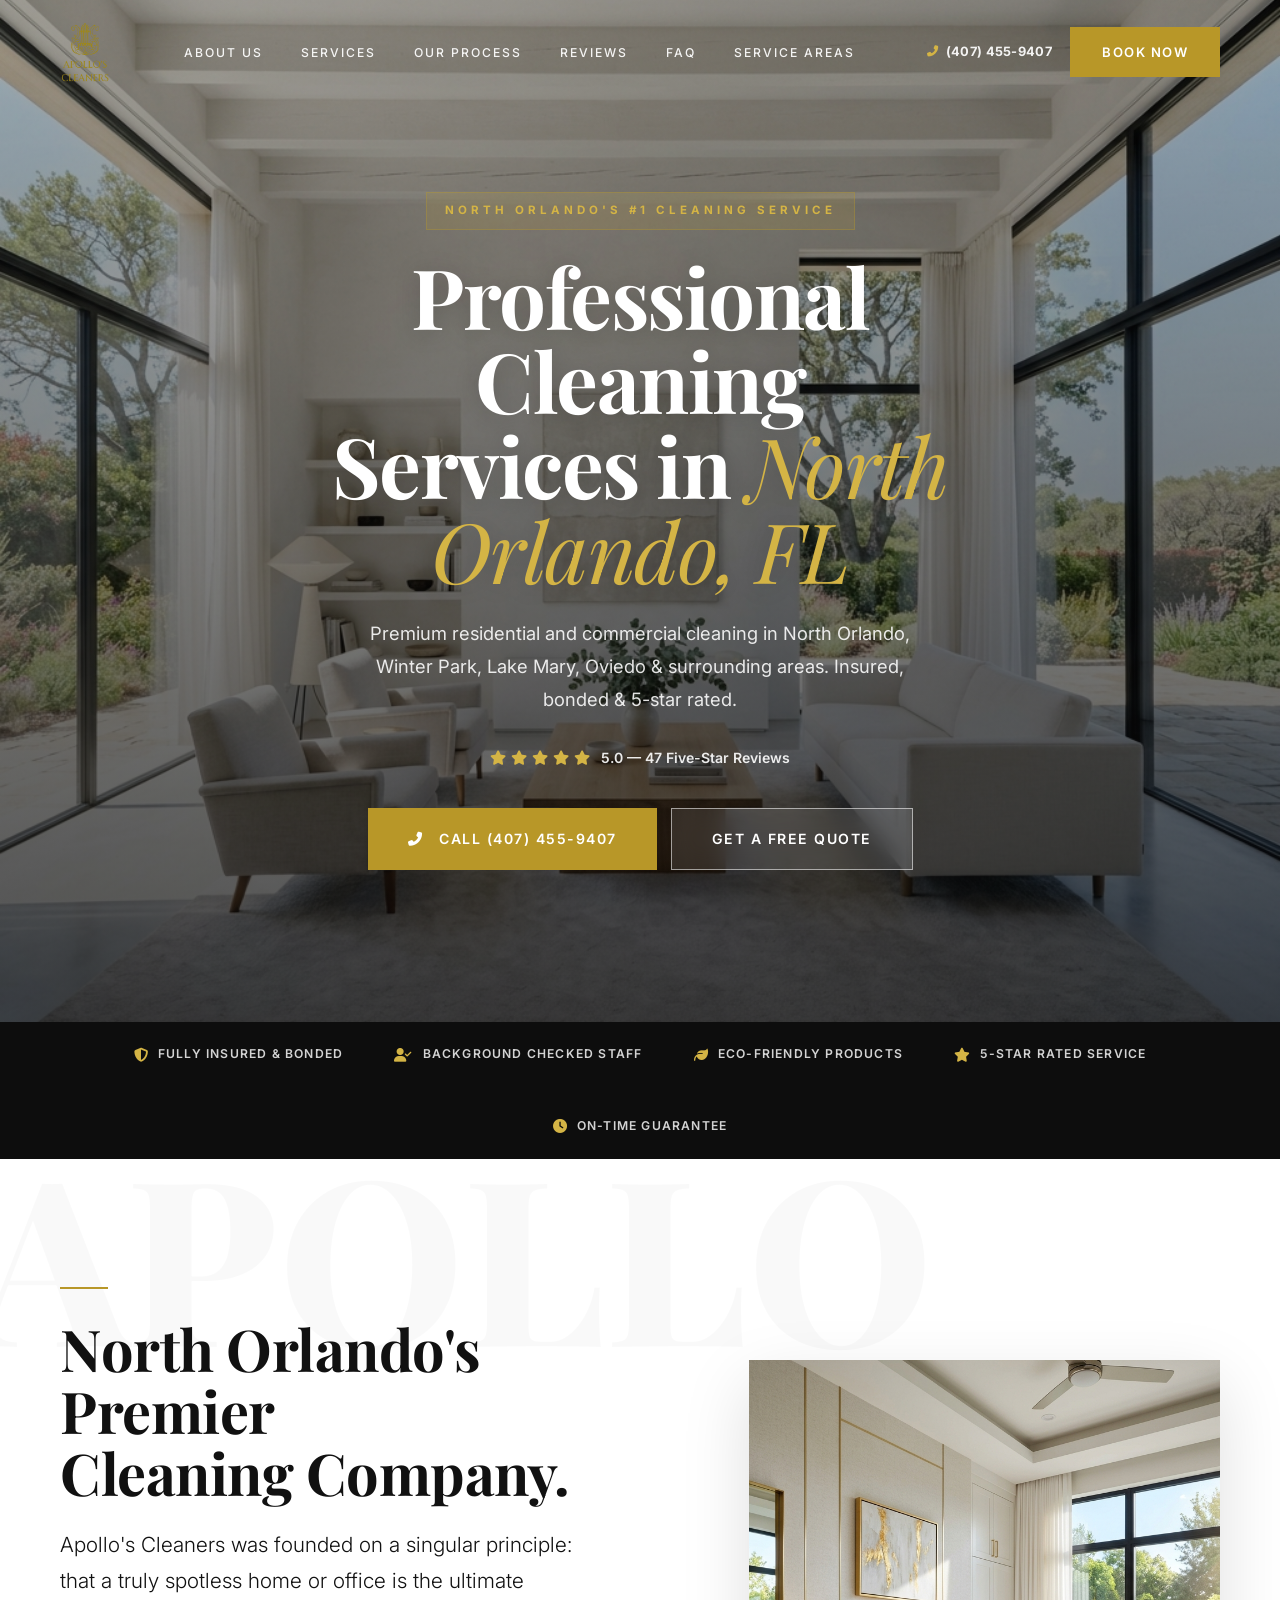
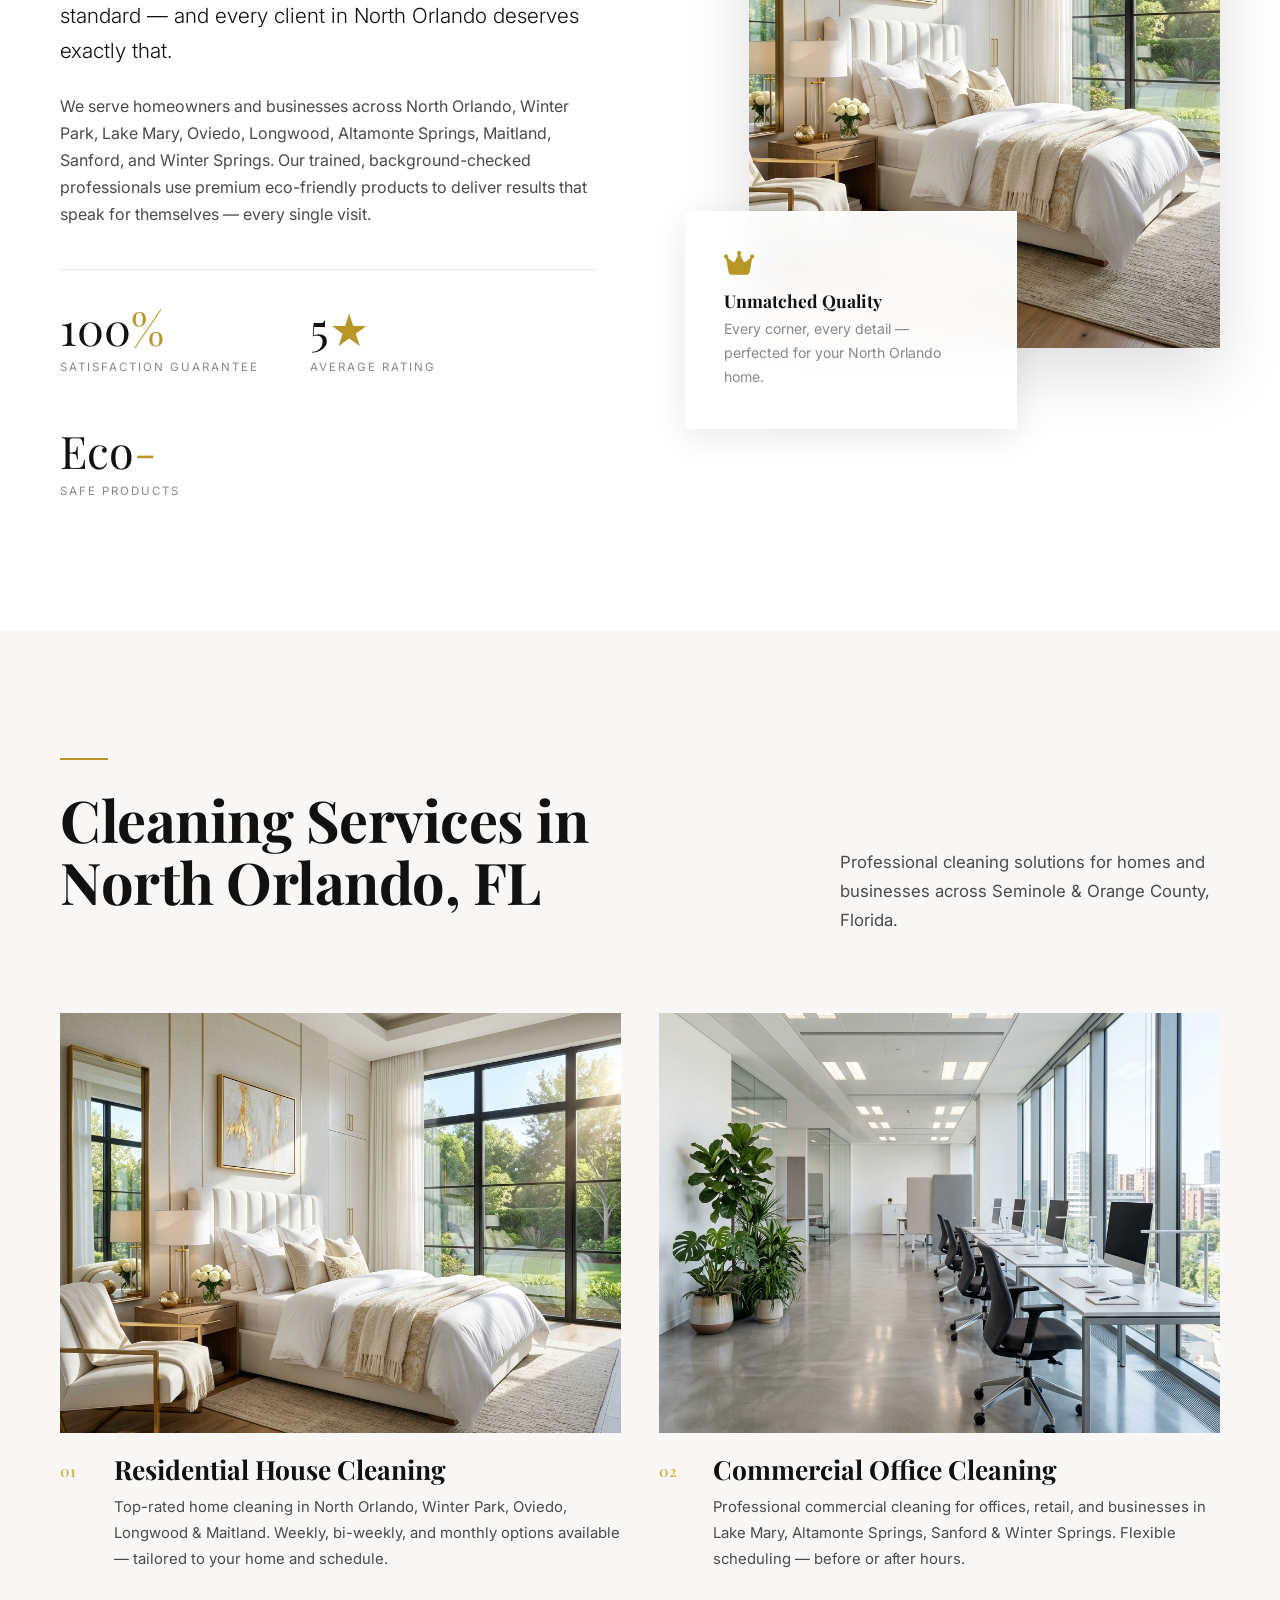
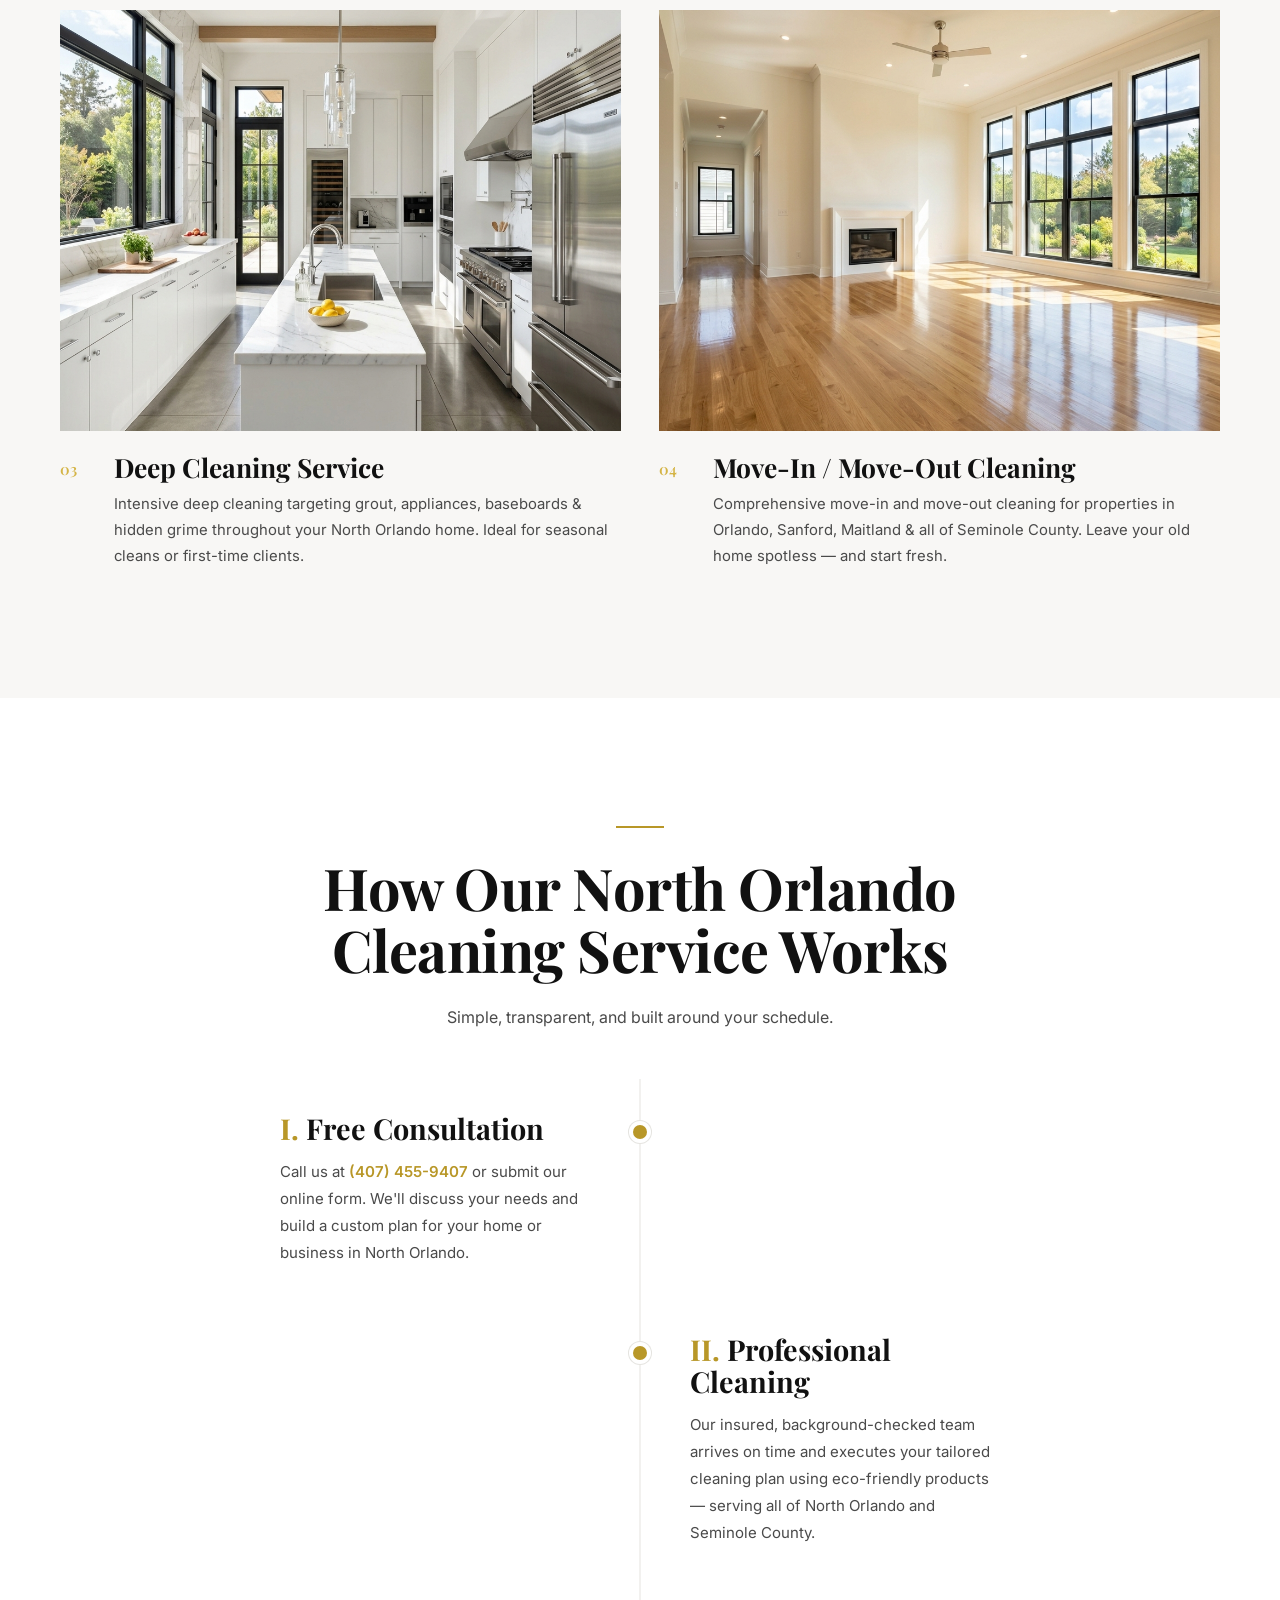
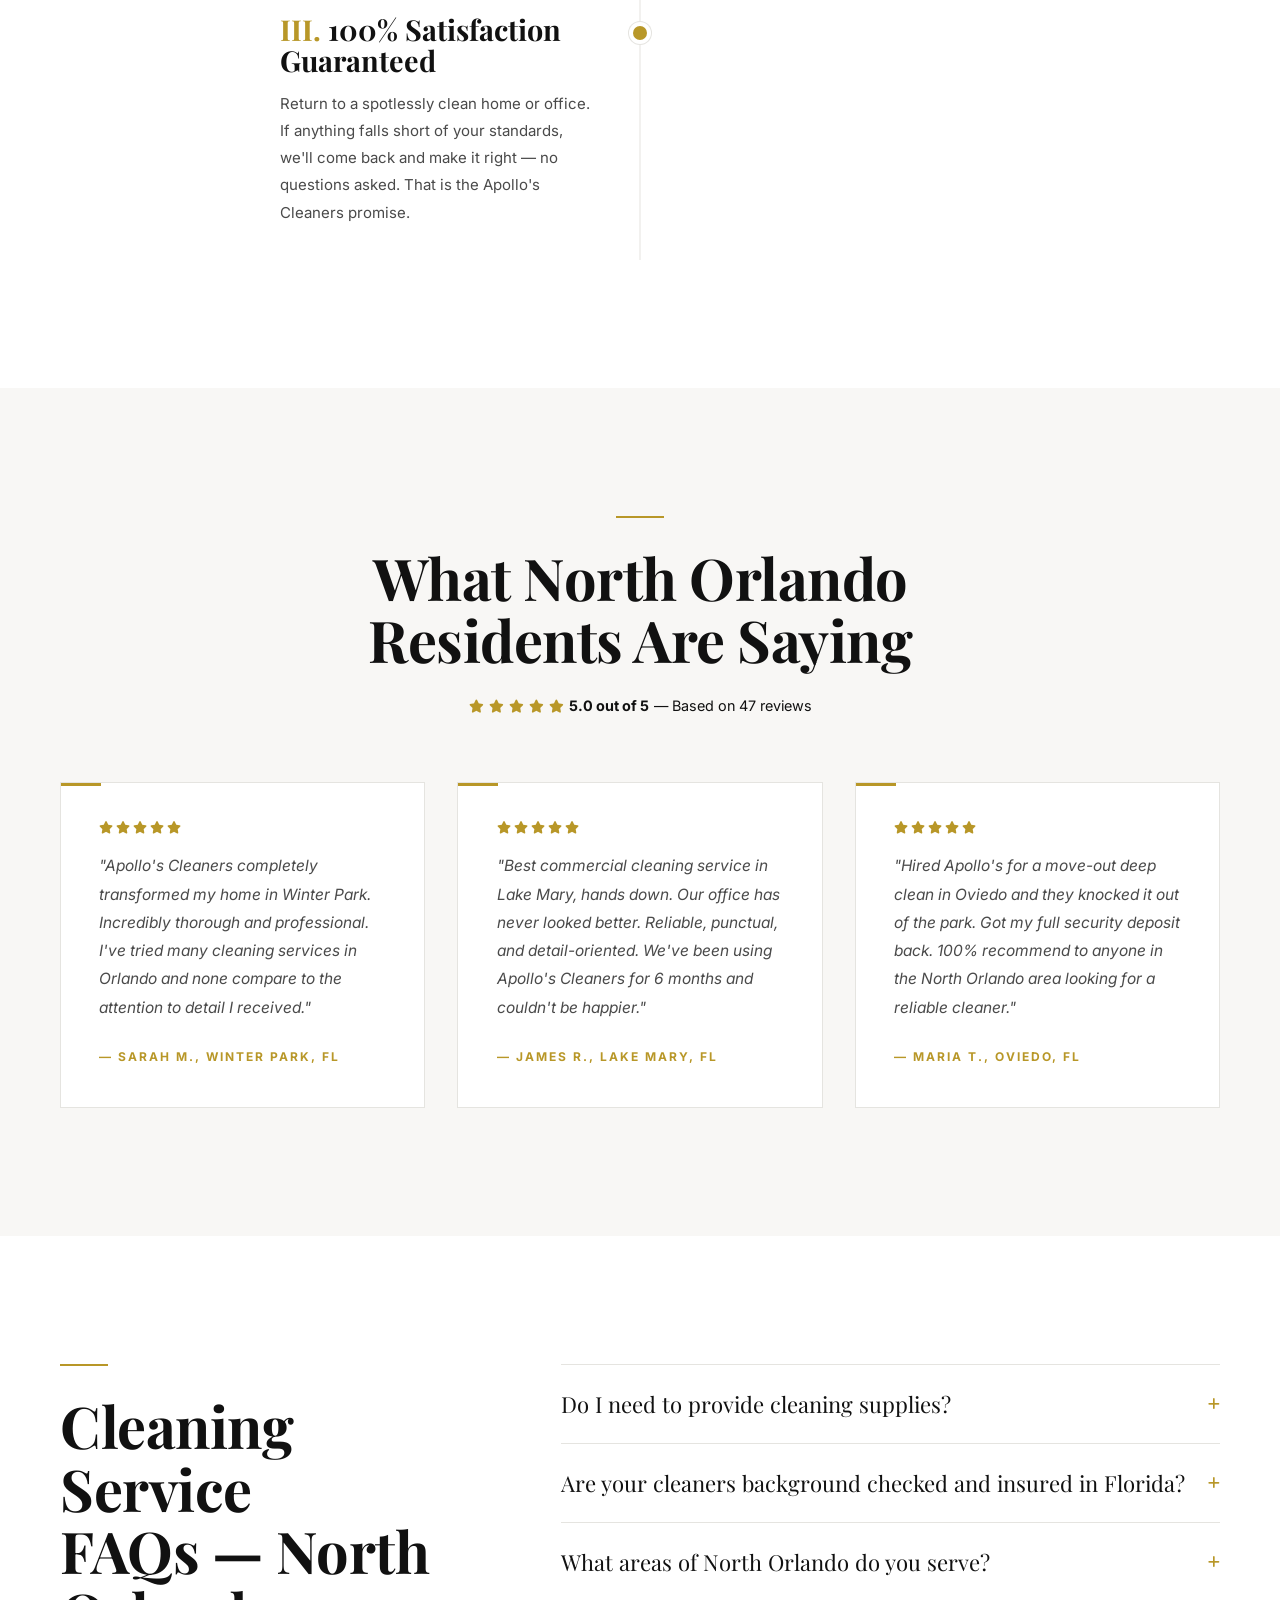
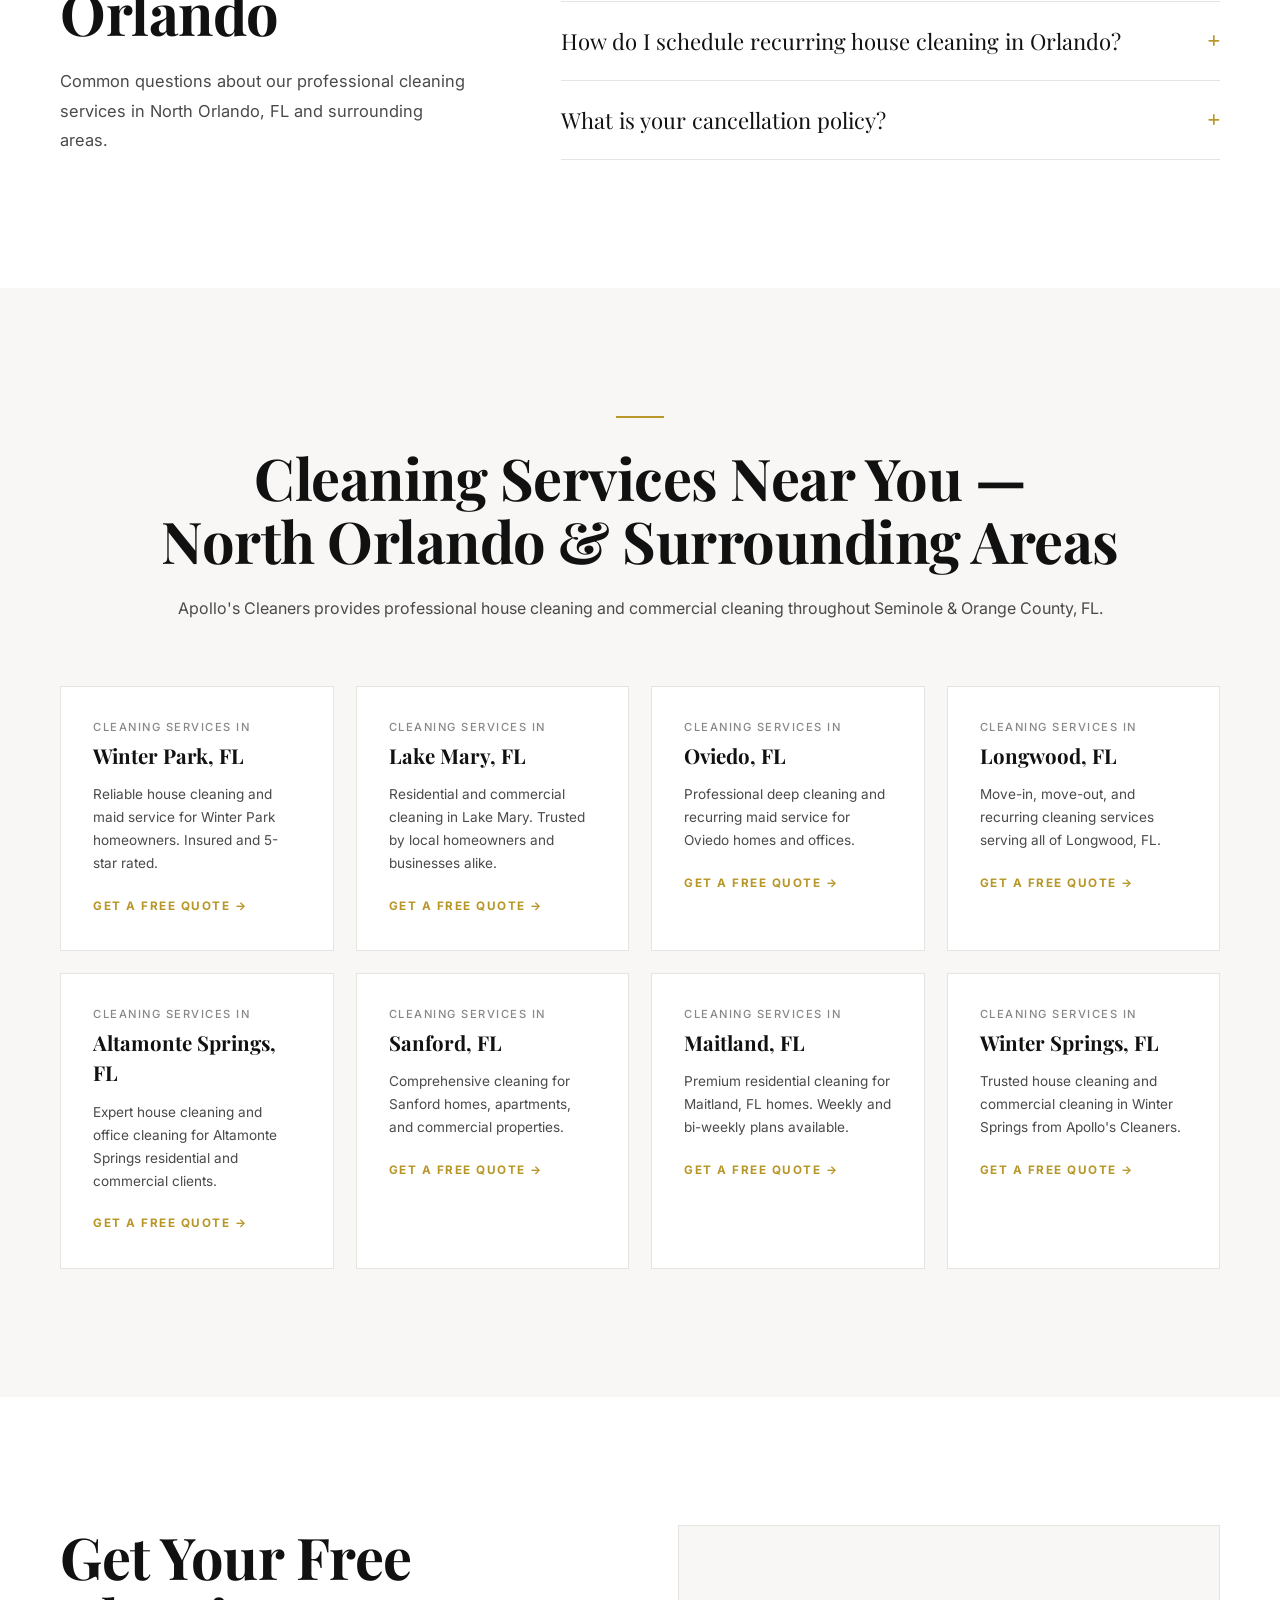
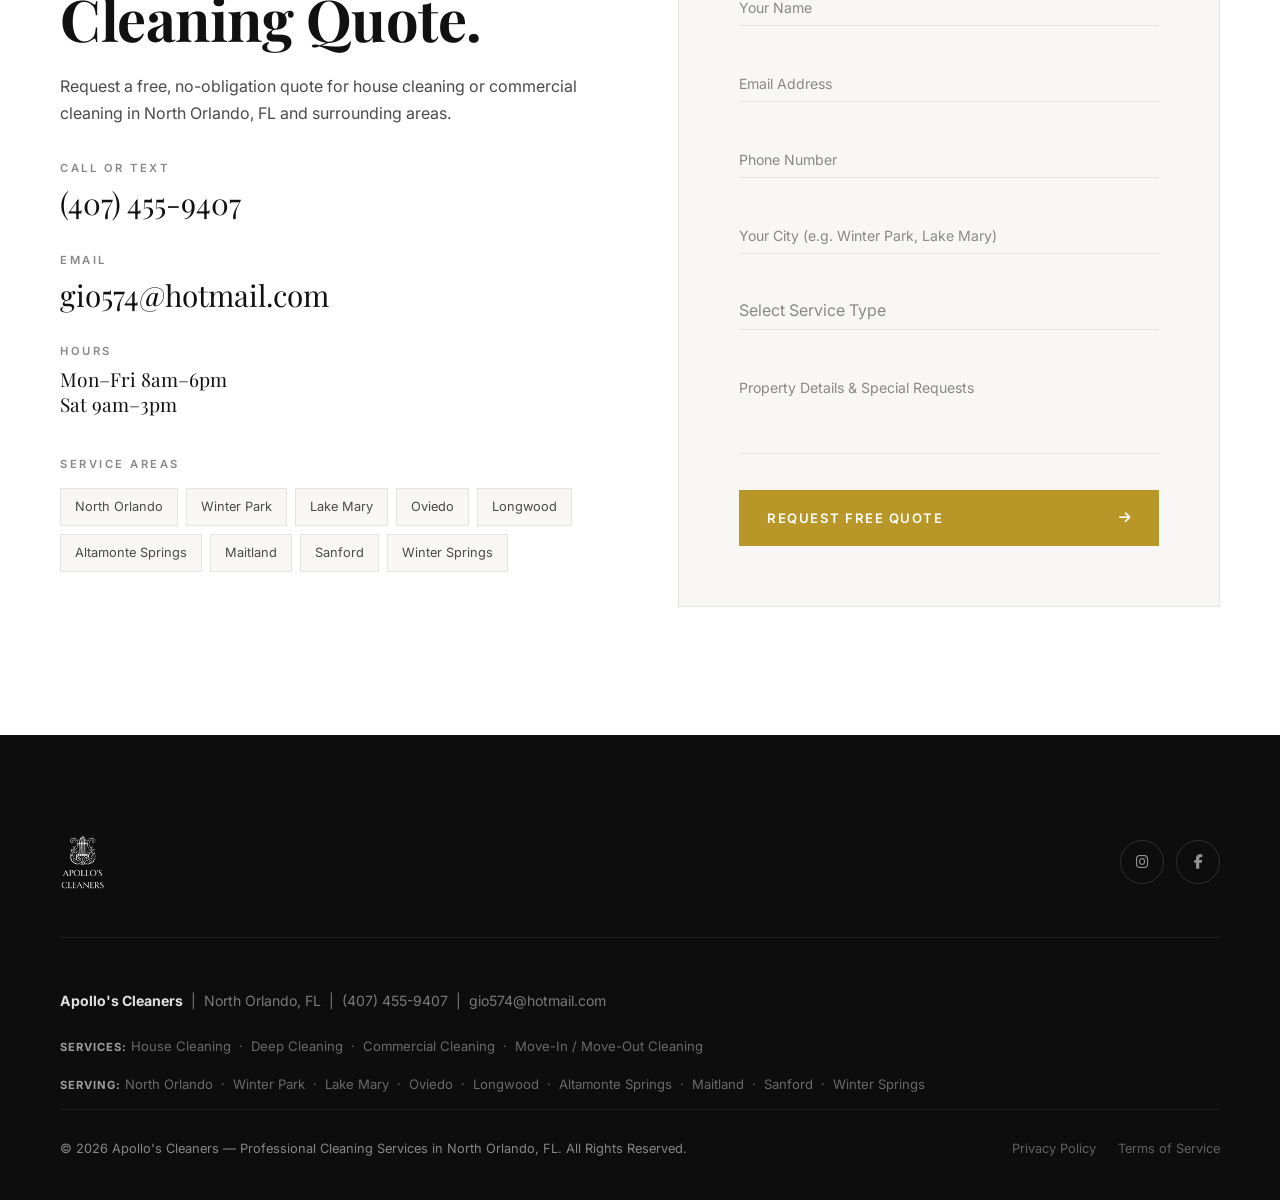
<file: index.html>
<!DOCTYPE html>
<html lang="en">
<head>
    <meta charset="UTF-8">
    <meta name="viewport" content="width=device-width, initial-scale=1.0">

    <!-- =============================================
         PRIMARY SEO META TAGS
         ============================================= -->
    <title>Cleaning Services in North Orlando FL | Apollo's Cleaners | (407) 455-9407</title>
    <meta name="description" content="Apollo's Cleaners — top-rated house cleaning, deep cleaning & commercial cleaning in North Orlando, Winter Park, Lake Mary & Oviedo, FL. Insured & bonded. Free quote: (407) 455-9407.">
    <meta name="robots" content="index, follow, max-snippet:-1, max-image-preview:large, max-video-preview:-1">
    <meta name="author" content="Apollo's Cleaners">
    <link rel="canonical" href="https://apolloscleaners.com/">

    <!-- Favicon — all browsers & devices -->
    <link rel="icon"             type="image/png" href="IMG_1345 - Giovanni Longo.png">
    <link rel="shortcut icon"    type="image/png" href="IMG_1345 - Giovanni Longo.png">
    <link rel="apple-touch-icon"                  href="IMG_1345 - Giovanni Longo.png">
    <meta name="msapplication-TileImage"         content="IMG_1345 - Giovanni Longo.png">
    <meta name="theme-color"                     content="#b89728">

    <!-- Geo Tags -->
    <meta name="geo.region" content="US-FL">
    <meta name="geo.placename" content="North Orlando, Florida">
    <meta name="geo.position" content="28.6024;-81.3369">
    <meta name="ICBM" content="28.6024, -81.3369">

    <!-- Open Graph -->
    <meta property="og:type" content="website">
    <meta property="og:url" content="https://apolloscleaners.com/">
    <meta property="og:title" content="Apollo's Cleaners | #1 Cleaning Services in North Orlando, FL">
    <meta property="og:description" content="Premium residential & commercial cleaning in North Orlando, Winter Park, Lake Mary, Oviedo & surrounding areas. Insured, bonded & 5-star rated.">
    <meta property="og:image" content="https://apolloscleaners.com/images/cleaning-services-north-orlando-hero.png">
    <meta property="og:image:width" content="1200">
    <meta property="og:image:height" content="630">
    <meta property="og:image:alt" content="Apollo's Cleaners — Professional Cleaning Services in North Orlando FL">
    <meta property="og:locale" content="en_US">
    <meta property="og:site_name" content="Apollo's Cleaners">

    <!-- Twitter Card -->
    <meta name="twitter:card" content="summary_large_image">
    <meta name="twitter:title" content="Apollo's Cleaners | Cleaning Services North Orlando FL">
    <meta name="twitter:description" content="Top-rated house & commercial cleaning in North Orlando, Winter Park, Lake Mary & Oviedo. Call (407) 455-9407 for a free quote!">
    <meta name="twitter:image" content="https://apolloscleaners.com/images/cleaning-services-north-orlando-hero.png">

    <!-- =============================================
         LOCAL BUSINESS SCHEMA (CleaningService)
         ============================================= -->
    <script type="application/ld+json">
    {
      "@context": "https://schema.org",
      "@type": ["CleaningService", "LocalBusiness"],
      "@id": "https://apolloscleaners.com/#business",
      "name": "Apollo's Cleaners",
      "alternateName": "Apollos Cleaners Orlando",
      "description": "Apollo's Cleaners provides premium residential and commercial cleaning services throughout North Orlando, Winter Park, Lake Mary, Oviedo, Longwood, Altamonte Springs, Maitland, Sanford, and Winter Springs, FL.",
      "url": "https://apolloscleaners.com",
      "telephone": "+1-407-455-9407",
      "email": "gio574@hotmail.com",
      "image": "https://apolloscleaners.com/images/cleaning-services-north-orlando-hero.png",
      "logo": "https://apolloscleaners.com/IMG_1345 - Giovanni Longo.png",
      "priceRange": "$$",
      "currenciesAccepted": "USD",
      "paymentAccepted": "Cash, Credit Card, Debit Card, Zelle, Venmo",
      "openingHoursSpecification": [
        {
          "@type": "OpeningHoursSpecification",
          "dayOfWeek": ["Monday","Tuesday","Wednesday","Thursday","Friday"],
          "opens": "08:00",
          "closes": "18:00"
        },
        {
          "@type": "OpeningHoursSpecification",
          "dayOfWeek": "Saturday",
          "opens": "09:00",
          "closes": "15:00"
        }
      ],
      "geo": {
        "@type": "GeoCoordinates",
        "latitude": 28.6024,
        "longitude": -81.3369
      },
      "address": {
        "@type": "PostalAddress",
        "addressLocality": "Orlando",
        "addressRegion": "FL",
        "postalCode": "32810",
        "addressCountry": "US"
      },
      "areaServed": [
        {"@type": "City", "name": "Orlando",            "sameAs": "https://en.wikipedia.org/wiki/Orlando,_Florida"},
        {"@type": "City", "name": "Winter Park",        "sameAs": "https://en.wikipedia.org/wiki/Winter_Park,_Florida"},
        {"@type": "City", "name": "Lake Mary",          "sameAs": "https://en.wikipedia.org/wiki/Lake_Mary,_Florida"},
        {"@type": "City", "name": "Oviedo",             "sameAs": "https://en.wikipedia.org/wiki/Oviedo,_Florida"},
        {"@type": "City", "name": "Longwood",           "sameAs": "https://en.wikipedia.org/wiki/Longwood,_Florida"},
        {"@type": "City", "name": "Altamonte Springs",  "sameAs": "https://en.wikipedia.org/wiki/Altamonte_Springs,_Florida"},
        {"@type": "City", "name": "Maitland",           "sameAs": "https://en.wikipedia.org/wiki/Maitland,_Florida"},
        {"@type": "City", "name": "Sanford",            "sameAs": "https://en.wikipedia.org/wiki/Sanford,_Florida"},
        {"@type": "City", "name": "Winter Springs",     "sameAs": "https://en.wikipedia.org/wiki/Winter_Springs,_Florida"}
      ],
      "aggregateRating": {
        "@type": "AggregateRating",
        "ratingValue": "5.0",
        "reviewCount": "47",
        "bestRating": "5",
        "worstRating": "1"
      },
      "review": [
        {
          "@type": "Review",
          "reviewRating": {"@type": "Rating", "ratingValue": "5"},
          "author": {"@type": "Person", "name": "Sarah M."},
          "reviewBody": "Apollo's Cleaners transformed my home in Winter Park. Incredibly thorough and professional — I've tried many cleaning services in Orlando and none compare."
        },
        {
          "@type": "Review",
          "reviewRating": {"@type": "Rating", "ratingValue": "5"},
          "author": {"@type": "Person", "name": "James R."},
          "reviewBody": "Best commercial cleaning service in Lake Mary. Our office has never looked better. Reliable, punctual, and detail-oriented. Highly recommend."
        },
        {
          "@type": "Review",
          "reviewRating": {"@type": "Rating", "ratingValue": "5"},
          "author": {"@type": "Person", "name": "Maria T."},
          "reviewBody": "Hired Apollo's for a move-out deep clean in Oviedo and they knocked it out of the park. Got my full deposit back. 100% recommend to anyone in North Orlando."
        }
      ],
      "sameAs": [
        "https://www.instagram.com/apolloscleaners",
        "https://www.facebook.com/apolloscleaners"
      ],
      "hasOfferCatalog": {
        "@type": "OfferCatalog",
        "name": "Professional Cleaning Services in North Orlando FL",
        "itemListElement": [
          {
            "@type": "Offer",
            "itemOffered": {
              "@type": "Service",
              "name": "Residential House Cleaning",
              "description": "Complete home cleaning for properties in North Orlando, Winter Park, Oviedo, Longwood, and Maitland, FL."
            }
          },
          {
            "@type": "Offer",
            "itemOffered": {
              "@type": "Service",
              "name": "Commercial Office Cleaning",
              "description": "Professional commercial cleaning for offices and businesses in Lake Mary, Altamonte Springs, and Sanford, FL."
            }
          },
          {
            "@type": "Offer",
            "itemOffered": {
              "@type": "Service",
              "name": "Deep Cleaning Service",
              "description": "Intensive deep cleaning for homes throughout Seminole County and North Orange County, FL."
            }
          },
          {
            "@type": "Offer",
            "itemOffered": {
              "@type": "Service",
              "name": "Move-In / Move-Out Cleaning",
              "description": "Move-in and move-out cleaning for properties in Sanford, Maitland, and all of North Orlando, FL."
            }
          }
        ]
      }
    }
    </script>

    <!-- =============================================
         FAQ SCHEMA (triggers rich results on Google)
         ============================================= -->
    <script type="application/ld+json">
    {
      "@context": "https://schema.org",
      "@type": "FAQPage",
      "mainEntity": [
        {
          "@type": "Question",
          "name": "Do I need to provide cleaning supplies for Apollo's Cleaners?",
          "acceptedAnswer": {
            "@type": "Answer",
            "text": "No. Apollo's Cleaners arrives fully equipped with premium, eco-friendly cleaning products and professional-grade equipment. We serve all of North Orlando, Winter Park, Lake Mary, Oviedo, and surrounding areas. Specific product preferences can be accommodated on request."
          }
        },
        {
          "@type": "Question",
          "name": "Are your cleaning professionals background checked and insured in Florida?",
          "acceptedAnswer": {
            "@type": "Answer",
            "text": "Yes. Every team member undergoes a rigorous background check, receives extensive professional training, and is fully insured and bonded in the state of Florida — giving you complete peace of mind in your home or business."
          }
        },
        {
          "@type": "Question",
          "name": "What areas of North Orlando does Apollo's Cleaners serve?",
          "acceptedAnswer": {
            "@type": "Answer",
            "text": "Apollo's Cleaners serves North Orlando, Winter Park, Lake Mary, Oviedo, Longwood, Altamonte Springs, Maitland, Sanford, Winter Springs, and surrounding communities in Seminole and Orange County, Florida."
          }
        },
        {
          "@type": "Question",
          "name": "How do I schedule recurring house cleaning in Orlando?",
          "acceptedAnswer": {
            "@type": "Answer",
            "text": "After your initial consultation, you can set up weekly, bi-weekly, or monthly recurring cleaning. Call us at (407) 455-9407 or fill out our online form to get started with your personalized cleaning schedule."
          }
        },
        {
          "@type": "Question",
          "name": "What is your cancellation policy?",
          "acceptedAnswer": {
            "@type": "Answer",
            "text": "We kindly request 48-hour notice for cancellations or rescheduling so we can adjust our team routing across our North Orlando and Seminole County service areas."
          }
        }
      ]
    }
    </script>

    <link rel="sitemap" type="application/xml" href="/sitemap.xml">

    <!-- BreadcrumbList Schema -->
    <script type="application/ld+json">
    {
      "@context": "https://schema.org",
      "@type": "BreadcrumbList",
      "itemListElement": [
        {"@type": "ListItem", "position": 1, "name": "Home",                               "item": "https://apolloscleaners.com/"},
        {"@type": "ListItem", "position": 2, "name": "Cleaning Services North Orlando FL", "item": "https://apolloscleaners.com/#services"}
      ]
    }
    </script>

    <!-- Performance: Preconnect & Preload LCP -->
    <link rel="preconnect" href="https://fonts.googleapis.com">
    <link rel="preconnect" href="https://fonts.gstatic.com" crossorigin>
    <link rel="preload" as="image" href="images/cleaning-services-north-orlando-hero.png">

    <!-- Fonts -->
    <link href="https://fonts.googleapis.com/css2?family=Inter:wght@300;400;500;600&family=Playfair+Display:ital,wght@0,400;0,600;0,700;0,800;1,400&display=swap" rel="stylesheet">
    <!-- AOS Animation -->
    <link href="https://unpkg.com/aos@2.3.1/dist/aos.css" rel="stylesheet">
    <!-- Font Awesome -->
    <link rel="stylesheet" href="https://cdnjs.cloudflare.com/ajax/libs/font-awesome/6.4.0/css/all.min.css">
    <!-- Custom CSS -->
    <link rel="stylesheet" href="style.css">
</head>
<body>

    <!-- =============================================
         HEADER — with click-to-call phone
         ============================================= -->
    <header class="header" id="header">
        <div class="container header-container">
            <a href="/" class="logo" aria-label="Apollo's Cleaners — Home">
                <img src="IMG_1345 - Giovanni Longo.png" alt="Apollo's Cleaners Logo — Cleaning Services North Orlando FL" width="120" height="60">
            </a>
            <nav class="nav" aria-label="Main navigation">
                <ul class="nav-list">
                    <li><a href="#about">About Us</a></li>
                    <li><a href="#services">Services</a></li>
                    <li><a href="#process">Our Process</a></li>
                    <li><a href="#reviews">Reviews</a></li>
                    <li><a href="#faq">FAQ</a></li>
                    <li><a href="#locations">Service Areas</a></li>
                </ul>
                <div class="nav-mobile-cta">
                    <a href="tel:4074559407" class="btn btn-gold">
                        <i class="fas fa-phone-alt"></i>&nbsp; (407) 455-9407
                    </a>
                    <a href="#contact" class="btn btn-glass-dark">Book a Free Quote</a>
                </div>
            </nav>
            <div class="header-right">
                <a href="tel:4074559407" class="header-phone" aria-label="Call Apollo's Cleaners">
                    <i class="fas fa-phone-alt"></i> (407) 455-9407
                </a>
                <a href="#contact" class="btn btn-gold nav-cta">Book Now</a>
            </div>
            <button class="mobile-toggle" id="mobile-toggle" aria-label="Toggle mobile menu">
                <div class="hamburger"></div>
            </button>
        </div>
    </header>

    <!-- =============================================
         HERO — H1 with primary keyword + location
         ============================================= -->
    <section class="hero" id="hero">
        <div class="hero-bg">
            <img src="images/cleaning-services-north-orlando-hero.png"
                 alt="Professional cleaning services in North Orlando FL — Apollo's Cleaners"
                 width="1920" height="1080"
                 loading="eager"
                 fetchpriority="high">
        </div>
        <div class="hero-content" data-aos="fade-up" data-aos-duration="1500">
            <div class="glass-panel text-center">
                <span class="hero-subtitle">North Orlando's #1 Cleaning Service</span>
                <h1 class="hero-title">Professional Cleaning<br>Services in <em>North Orlando, FL</em></h1>
                <p class="hero-description">Premium residential and commercial cleaning in North Orlando, Winter Park, Lake Mary, Oviedo &amp; surrounding areas. Insured, bonded &amp; 5-star rated.</p>
                <div class="hero-rating" aria-label="5-star rated cleaning service">
                    <i class="fas fa-star"></i>
                    <i class="fas fa-star"></i>
                    <i class="fas fa-star"></i>
                    <i class="fas fa-star"></i>
                    <i class="fas fa-star"></i>
                    <span>5.0 — 47 Five-Star Reviews</span>
                </div>
                <div class="hero-buttons">
                    <a href="tel:4074559407" class="btn btn-gold btn-large">
                        <i class="fas fa-phone-alt" style="margin-right:8px"></i>Call (407) 455-9407
                    </a>
                    <a href="#contact" class="btn btn-glass btn-large">Get a Free Quote</a>
                </div>
            </div>
        </div>
    </section>

    <!-- =============================================
         TRUST BAR — instant credibility signals
         ============================================= -->
    <section class="trust-bar" aria-label="Why choose Apollo's Cleaners">
        <div class="container trust-bar-grid">
            <div class="trust-item">
                <i class="fas fa-shield-alt gold-icon"></i>
                <span>Fully Insured &amp; Bonded</span>
            </div>
            <div class="trust-item">
                <i class="fas fa-user-check gold-icon"></i>
                <span>Background Checked Staff</span>
            </div>
            <div class="trust-item">
                <i class="fas fa-leaf gold-icon"></i>
                <span>Eco-Friendly Products</span>
            </div>
            <div class="trust-item">
                <i class="fas fa-star gold-icon"></i>
                <span>5-Star Rated Service</span>
            </div>
            <div class="trust-item">
                <i class="fas fa-clock gold-icon"></i>
                <span>On-Time Guarantee</span>
            </div>
        </div>
    </section>

    <!-- =============================================
         ABOUT
         ============================================= -->
    <section class="about section-padding" id="about">
        <div class="watermark">APOLLO</div>
        <div class="container relative">
            <div class="about-grid">
                <div class="about-text" data-aos="fade-right">
                    <div class="line-accent"></div>
                    <h2 class="modern-title">North Orlando's Premier<br>Cleaning Company.</h2>
                    <p class="lead">Apollo's Cleaners was founded on a singular principle: that a truly spotless home or office is the ultimate standard — and every client in North Orlando deserves exactly that.</p>
                    <p>We serve homeowners and businesses across North Orlando, Winter Park, Lake Mary, Oviedo, Longwood, Altamonte Springs, Maitland, Sanford, and Winter Springs. Our trained, background-checked professionals use premium eco-friendly products to deliver results that speak for themselves — every single visit.</p>
                    <div class="stats-row">
                        <div class="stat">
                            <span class="stat-number">100<span class="gold">%</span></span>
                            <span class="stat-label">Satisfaction Guarantee</span>
                        </div>
                        <div class="stat">
                            <span class="stat-number">5<span class="gold">★</span></span>
                            <span class="stat-label">Average Rating</span>
                        </div>
                        <div class="stat">
                            <span class="stat-number">Eco<span class="gold">-</span></span>
                            <span class="stat-label">Safe Products</span>
                        </div>
                    </div>
                </div>
                <div class="about-visuals">
                    <div class="image-stack">
                        <img src="images/residential-cleaning-service-north-orlando.png"
                             class="img-back"
                             alt="Spotless home interior cleaned by Apollo's Cleaners in North Orlando FL"
                             data-aos="zoom-in" data-aos-delay="200"
                             loading="lazy" width="600" height="480">
                        <div class="glass-card front-card" data-aos="fade-up" data-aos-delay="400">
                            <i class="fas fa-crown gold-icon"></i>
                            <h4>Unmatched Quality</h4>
                            <p>Every corner, every detail — perfected for your North Orlando home.</p>
                        </div>
                    </div>
                </div>
            </div>
        </div>
    </section>

    <!-- =============================================
         SERVICES — keyword-rich headings & copy
         ============================================= -->
    <section class="services section-padding" id="services">
        <div class="container">
            <div class="flex-header" data-aos="fade-up">
                <div>
                    <div class="line-accent"></div>
                    <h2 class="modern-title">Cleaning Services in<br>North Orlando, FL</h2>
                </div>
                <p class="services-intro">Professional cleaning solutions for homes and businesses across Seminole &amp; Orange County, Florida.</p>
            </div>

            <div class="modern-service-grid">

                <div class="service-item" data-aos="fade-up" data-aos-delay="100">
                    <div class="service-img-container">
                        <img src="images/residential-cleaning-service-north-orlando.png"
                             alt="Residential house cleaning service in Winter Park and Longwood FL"
                             loading="lazy" width="700" height="450">
                        <div class="service-overlay">
                            <a href="#contact" class="discover-btn">Get a Quote</a>
                        </div>
                    </div>
                    <div class="service-info">
                        <span class="service-number">01</span>
                        <h3>Residential House Cleaning</h3>
                        <p>Top-rated home cleaning in North Orlando, Winter Park, Oviedo, Longwood &amp; Maitland. Weekly, bi-weekly, and monthly options available — tailored to your home and schedule.</p>
                    </div>
                </div>

                <div class="service-item" data-aos="fade-up" data-aos-delay="200">
                    <div class="service-img-container">
                        <img src="images/commercial-cleaning-service-lake-mary-fl.png"
                             alt="Commercial office cleaning service in Lake Mary and Altamonte Springs FL"
                             loading="lazy" width="700" height="450">
                        <div class="service-overlay">
                            <a href="#contact" class="discover-btn">Get a Quote</a>
                        </div>
                    </div>
                    <div class="service-info">
                        <span class="service-number">02</span>
                        <h3>Commercial Office Cleaning</h3>
                        <p>Professional commercial cleaning for offices, retail, and businesses in Lake Mary, Altamonte Springs, Sanford &amp; Winter Springs. Flexible scheduling — before or after hours.</p>
                    </div>
                </div>

                <div class="service-item" data-aos="fade-up" data-aos-delay="300">
                    <div class="service-img-container">
                        <img src="images/deep-cleaning-service-orlando-fl.png"
                             alt="Deep cleaning service in North Orlando and Seminole County FL"
                             loading="lazy" width="700" height="450">
                        <div class="service-overlay">
                            <a href="#contact" class="discover-btn">Get a Quote</a>
                        </div>
                    </div>
                    <div class="service-info">
                        <span class="service-number">03</span>
                        <h3>Deep Cleaning Service</h3>
                        <p>Intensive deep cleaning targeting grout, appliances, baseboards &amp; hidden grime throughout your North Orlando home. Ideal for seasonal cleans or first-time clients.</p>
                    </div>
                </div>

                <div class="service-item" data-aos="fade-up" data-aos-delay="400">
                    <div class="service-img-container">
                        <img src="images/move-in-move-out-cleaning-orlando-fl.png"
                             alt="Move-in move-out cleaning service in Orlando Sanford and Maitland FL"
                             loading="lazy" width="700" height="450">
                        <div class="service-overlay">
                            <a href="#contact" class="discover-btn">Get a Quote</a>
                        </div>
                    </div>
                    <div class="service-info">
                        <span class="service-number">04</span>
                        <h3>Move-In / Move-Out Cleaning</h3>
                        <p>Comprehensive move-in and move-out cleaning for properties in Orlando, Sanford, Maitland &amp; all of Seminole County. Leave your old home spotless — and start fresh.</p>
                    </div>
                </div>

            </div>
        </div>
    </section>

    <!-- =============================================
         PROCESS
         ============================================= -->
    <section class="process section-padding" id="process">
        <div class="container">
            <div class="text-center mb-5" data-aos="fade-up">
                <div class="line-accent center-line"></div>
                <h2 class="modern-title">How Our North Orlando<br>Cleaning Service Works</h2>
                <p>Simple, transparent, and built around your schedule.</p>
            </div>
            <div class="timeline">
                <div class="timeline-item" data-aos="fade-right">
                    <div class="timeline-content">
                        <h3><span class="gold-text">I.</span> Free Consultation</h3>
                        <p>Call us at <a href="tel:4074559407" style="color:var(--gold)">(407) 455-9407</a> or submit our online form. We'll discuss your needs and build a custom plan for your home or business in North Orlando.</p>
                    </div>
                </div>
                <div class="timeline-item right" data-aos="fade-left">
                    <div class="timeline-content">
                        <h3><span class="gold-text">II.</span> Professional Cleaning</h3>
                        <p>Our insured, background-checked team arrives on time and executes your tailored cleaning plan using eco-friendly products — serving all of North Orlando and Seminole County.</p>
                    </div>
                </div>
                <div class="timeline-item" data-aos="fade-right">
                    <div class="timeline-content">
                        <h3><span class="gold-text">III.</span> 100% Satisfaction Guaranteed</h3>
                        <p>Return to a spotlessly clean home or office. If anything falls short of your standards, we'll come back and make it right — no questions asked. That is the Apollo's Cleaners promise.</p>
                    </div>
                </div>
            </div>
        </div>
    </section>

    <!-- =============================================
         REVIEWS — social proof + Review schema
         ============================================= -->
    <section class="reviews section-padding" id="reviews">
        <div class="container">
            <div class="text-center mb-5" data-aos="fade-up">
                <div class="line-accent center-line"></div>
                <h2 class="modern-title">What North Orlando<br>Residents Are Saying</h2>
                <div class="aggregate-rating" aria-label="5.0 out of 5 stars, 47 reviews">
                    <i class="fas fa-star"></i>
                    <i class="fas fa-star"></i>
                    <i class="fas fa-star"></i>
                    <i class="fas fa-star"></i>
                    <i class="fas fa-star"></i>
                    <strong>5.0 out of 5</strong> — Based on 47 reviews
                </div>
            </div>
            <div class="reviews-grid">

                <article class="review-card" data-aos="fade-up" data-aos-delay="100">
                    <div class="review-stars" aria-label="5 stars">
                        <i class="fas fa-star"></i><i class="fas fa-star"></i><i class="fas fa-star"></i><i class="fas fa-star"></i><i class="fas fa-star"></i>
                    </div>
                    <blockquote>
                        <p>"Apollo's Cleaners completely transformed my home in Winter Park. Incredibly thorough and professional. I've tried many cleaning services in Orlando and none compare to the attention to detail I received."</p>
                    </blockquote>
                    <cite>— Sarah M., Winter Park, FL</cite>
                </article>

                <article class="review-card" data-aos="fade-up" data-aos-delay="200">
                    <div class="review-stars" aria-label="5 stars">
                        <i class="fas fa-star"></i><i class="fas fa-star"></i><i class="fas fa-star"></i><i class="fas fa-star"></i><i class="fas fa-star"></i>
                    </div>
                    <blockquote>
                        <p>"Best commercial cleaning service in Lake Mary, hands down. Our office has never looked better. Reliable, punctual, and detail-oriented. We've been using Apollo's Cleaners for 6 months and couldn't be happier."</p>
                    </blockquote>
                    <cite>— James R., Lake Mary, FL</cite>
                </article>

                <article class="review-card" data-aos="fade-up" data-aos-delay="300">
                    <div class="review-stars" aria-label="5 stars">
                        <i class="fas fa-star"></i><i class="fas fa-star"></i><i class="fas fa-star"></i><i class="fas fa-star"></i><i class="fas fa-star"></i>
                    </div>
                    <blockquote>
                        <p>"Hired Apollo's for a move-out deep clean in Oviedo and they knocked it out of the park. Got my full security deposit back. 100% recommend to anyone in the North Orlando area looking for a reliable cleaner."</p>
                    </blockquote>
                    <cite>— Maria T., Oviedo, FL</cite>
                </article>

            </div>
        </div>
    </section>

    <!-- =============================================
         FAQ — with location-specific Q&As
         ============================================= -->
    <section class="faq section-padding" id="faq">
        <div class="container">
            <div class="faq-grid">
                <div class="faq-intro" data-aos="fade-right">
                    <div class="line-accent"></div>
                    <h2 class="modern-title">Cleaning Service<br>FAQs — North Orlando</h2>
                    <p>Common questions about our professional cleaning services in North Orlando, FL and surrounding areas.</p>
                </div>
                <div class="faq-accordion" data-aos="fade-left">

                    <div class="faq-item">
                        <button class="faq-question">Do I need to provide cleaning supplies? <i class="fas fa-plus"></i></button>
                        <div class="faq-answer">
                            <p>No. Apollo's Cleaners arrives fully equipped with premium, eco-friendly cleaning solutions and professional equipment. We service all of North Orlando, Winter Park, Lake Mary, Oviedo, and surrounding areas. Specific product preferences can be accommodated on request.</p>
                        </div>
                    </div>

                    <div class="faq-item">
                        <button class="faq-question">Are your cleaners background checked and insured in Florida? <i class="fas fa-plus"></i></button>
                        <div class="faq-answer">
                            <p>Absolutely. Every member of our team undergoes a rigorous background check, is extensively trained in professional cleaning, and is fully insured and bonded in the state of Florida for your complete peace of mind.</p>
                        </div>
                    </div>

                    <div class="faq-item">
                        <button class="faq-question">What areas of North Orlando do you serve? <i class="fas fa-plus"></i></button>
                        <div class="faq-answer">
                            <p>Apollo's Cleaners proudly serves North Orlando, Winter Park, Lake Mary, Oviedo, Longwood, Altamonte Springs, Maitland, Sanford, Winter Springs, and surrounding communities in Seminole and Orange County, Florida.</p>
                        </div>
                    </div>

                    <div class="faq-item">
                        <button class="faq-question">How do I schedule recurring house cleaning in Orlando? <i class="fas fa-plus"></i></button>
                        <div class="faq-answer">
                            <p>After your initial consultation, you can set up weekly, bi-weekly, or monthly recurring cleaning services. Call us at <a href="tel:4074559407" style="color:var(--gold)">(407) 455-9407</a> or fill out our online form to get started with your personalized schedule.</p>
                        </div>
                    </div>

                    <div class="faq-item">
                        <button class="faq-question">What is your cancellation policy? <i class="fas fa-plus"></i></button>
                        <div class="faq-answer">
                            <p>We kindly request 48-hour notice for cancellations or rescheduling. This allows us to efficiently adjust our team routing across our North Orlando and Seminole County service areas.</p>
                        </div>
                    </div>

                </div>
            </div>
        </div>
    </section>

    <!-- =============================================
         SERVICE AREAS — dedicated location content
         ============================================= -->
    <section class="locations section-padding" id="locations">
        <div class="container">
            <div class="text-center mb-5" data-aos="fade-up">
                <div class="line-accent center-line"></div>
                <h2 class="modern-title">Cleaning Services Near You —<br>North Orlando &amp; Surrounding Areas</h2>
                <p>Apollo's Cleaners provides professional house cleaning and commercial cleaning throughout Seminole &amp; Orange County, FL.</p>
            </div>
            <div class="locations-grid" data-aos="fade-up">

                <div class="location-card">
                    <h3>Cleaning Services in<br><strong>Winter Park, FL</strong></h3>
                    <p>Reliable house cleaning and maid service for Winter Park homeowners. Insured and 5-star rated.</p>
                    <a href="#contact" class="btn-link">Get a Free Quote →</a>
                </div>

                <div class="location-card">
                    <h3>Cleaning Services in<br><strong>Lake Mary, FL</strong></h3>
                    <p>Residential and commercial cleaning in Lake Mary. Trusted by local homeowners and businesses alike.</p>
                    <a href="#contact" class="btn-link">Get a Free Quote →</a>
                </div>

                <div class="location-card">
                    <h3>Cleaning Services in<br><strong>Oviedo, FL</strong></h3>
                    <p>Professional deep cleaning and recurring maid service for Oviedo homes and offices.</p>
                    <a href="#contact" class="btn-link">Get a Free Quote →</a>
                </div>

                <div class="location-card">
                    <h3>Cleaning Services in<br><strong>Longwood, FL</strong></h3>
                    <p>Move-in, move-out, and recurring cleaning services serving all of Longwood, FL.</p>
                    <a href="#contact" class="btn-link">Get a Free Quote →</a>
                </div>

                <div class="location-card">
                    <h3>Cleaning Services in<br><strong>Altamonte Springs, FL</strong></h3>
                    <p>Expert house cleaning and office cleaning for Altamonte Springs residential and commercial clients.</p>
                    <a href="#contact" class="btn-link">Get a Free Quote →</a>
                </div>

                <div class="location-card">
                    <h3>Cleaning Services in<br><strong>Sanford, FL</strong></h3>
                    <p>Comprehensive cleaning for Sanford homes, apartments, and commercial properties.</p>
                    <a href="#contact" class="btn-link">Get a Free Quote →</a>
                </div>

                <div class="location-card">
                    <h3>Cleaning Services in<br><strong>Maitland, FL</strong></h3>
                    <p>Premium residential cleaning for Maitland, FL homes. Weekly and bi-weekly plans available.</p>
                    <a href="#contact" class="btn-link">Get a Free Quote →</a>
                </div>

                <div class="location-card">
                    <h3>Cleaning Services in<br><strong>Winter Springs, FL</strong></h3>
                    <p>Trusted house cleaning and commercial cleaning in Winter Springs from Apollo's Cleaners.</p>
                    <a href="#contact" class="btn-link">Get a Free Quote →</a>
                </div>

            </div>
        </div>
    </section>

    <!-- =============================================
         CONTACT / QUOTE FORM
         ============================================= -->
    <section class="contact section-padding" id="contact">
        <div class="container">
            <div class="contact-grid">

                <div class="contact-info-side" data-aos="fade-up">
                    <h2 class="modern-title">Get Your Free<br>Cleaning Quote.</h2>
                    <p class="mb-4">Request a free, no-obligation quote for house cleaning or commercial cleaning in North Orlando, FL and surrounding areas.</p>
                    <div class="contact-details">
                        <div class="detail-item">
                            <span class="detail-label">Call or Text</span>
                            <a href="tel:4074559407" class="detail-value">(407) 455-9407</a>
                        </div>
                        <div class="detail-item">
                            <span class="detail-label">Email</span>
                            <a href="mailto:gio574@hotmail.com" class="detail-value">gio574@hotmail.com</a>
                        </div>
                        <div class="detail-item">
                            <span class="detail-label">Hours</span>
                            <span class="detail-value" style="font-size:1.2rem">Mon–Fri 8am–6pm<br>Sat 9am–3pm</span>
                        </div>
                    </div>
                    <div class="locales-list">
                        <span class="detail-label mb-2" style="display:block">Service Areas</span>
                        <div class="tags">
                            <span>North Orlando</span>
                            <span>Winter Park</span>
                            <span>Lake Mary</span>
                            <span>Oviedo</span>
                            <span>Longwood</span>
                            <span>Altamonte Springs</span>
                            <span>Maitland</span>
                            <span>Sanford</span>
                            <span>Winter Springs</span>
                        </div>
                    </div>
                </div>

                <div class="form-side" data-aos="fade-up" data-aos-delay="200">
                    <form class="ultra-form" id="quote-form" novalidate>
                        <div class="form-group">
                            <input type="text" id="name" name="name" required placeholder=" " autocomplete="name">
                            <label for="name">Your Name</label>
                            <div class="form-line"></div>
                        </div>
                        <div class="form-group">
                            <input type="email" id="email" name="email" required placeholder=" " autocomplete="email">
                            <label for="email">Email Address</label>
                            <div class="form-line"></div>
                        </div>
                        <div class="form-group">
                            <input type="tel" id="phone" name="phone" required placeholder=" " autocomplete="tel">
                            <label for="phone">Phone Number</label>
                            <div class="form-line"></div>
                        </div>
                        <div class="form-group">
                            <input type="text" id="city" name="city" required placeholder=" " autocomplete="address-level2">
                            <label for="city">Your City (e.g. Winter Park, Lake Mary)</label>
                            <div class="form-line"></div>
                        </div>
                        <div class="form-group select-group">
                            <select id="service" name="service" required>
                                <option value="" disabled selected>Select Service Type</option>
                                <option value="residential">Residential House Cleaning</option>
                                <option value="commercial">Commercial Office Cleaning</option>
                                <option value="deep">Deep Cleaning Service</option>
                                <option value="move">Move-In / Move-Out Cleaning</option>
                            </select>
                            <div class="form-line"></div>
                        </div>
                        <div class="form-group">
                            <textarea id="message" name="message" rows="3" required placeholder=" "></textarea>
                            <label for="message">Property Details &amp; Special Requests</label>
                            <div class="form-line"></div>
                        </div>
                        <button type="submit" class="btn btn-gold btn-submit">Request Free Quote <i class="fas fa-arrow-right"></i></button>
                    </form>
                </div>

            </div>
        </div>
    </section>

    <!-- =============================================
         FOOTER — NAP for local SEO
         ============================================= -->
    <footer class="modern-footer">
        <div class="container">
            <div class="footer-top">
                <a href="/" class="footer-logo" aria-label="Apollo's Cleaners — Home">
                    <img src="IMG_1345 - Giovanni Longo.png" alt="Apollo's Cleaners — North Orlando FL" loading="lazy" width="120" height="60">
                </a>
                <div class="footer-social">
                    <a href="https://www.instagram.com/apolloscleaners" target="_blank" rel="noopener noreferrer" aria-label="Apollo's Cleaners on Instagram">
                        <i class="fab fa-instagram"></i>
                    </a>
                    <a href="https://www.facebook.com/apolloscleaners" target="_blank" rel="noopener noreferrer" aria-label="Apollo's Cleaners on Facebook">
                        <i class="fab fa-facebook-f"></i>
                    </a>
                </div>
            </div>

            <!-- NAP — consistent Name, Address, Phone for local SEO -->
            <address class="footer-nap" itemscope itemtype="https://schema.org/CleaningService">
                <strong itemprop="name">Apollo's Cleaners</strong> &nbsp;|&nbsp;
                <span itemprop="addressLocality">North Orlando</span>,
                <span itemprop="addressRegion">FL</span> &nbsp;|&nbsp;
                <a href="tel:4074559407" itemprop="telephone">(407) 455-9407</a> &nbsp;|&nbsp;
                <a href="mailto:gio574@hotmail.com" itemprop="email">gio574@hotmail.com</a>
            </address>

            <p class="footer-services">
                <strong>Services:</strong> House Cleaning &nbsp;&middot;&nbsp; Deep Cleaning &nbsp;&middot;&nbsp; Commercial Cleaning &nbsp;&middot;&nbsp; Move-In / Move-Out Cleaning
            </p>
            <p class="footer-areas">
                <strong>Serving:</strong> North Orlando &nbsp;&middot;&nbsp; Winter Park &nbsp;&middot;&nbsp; Lake Mary &nbsp;&middot;&nbsp; Oviedo &nbsp;&middot;&nbsp; Longwood &nbsp;&middot;&nbsp; Altamonte Springs &nbsp;&middot;&nbsp; Maitland &nbsp;&middot;&nbsp; Sanford &nbsp;&middot;&nbsp; Winter Springs
            </p>

            <div class="footer-bottom">
                <p>&copy; 2026 Apollo's Cleaners — Professional Cleaning Services in North Orlando, FL. All Rights Reserved.</p>
                <div class="footer-links">
                    <a href="privacy.html">Privacy Policy</a>
                    <a href="terms.html">Terms of Service</a>
                </div>
            </div>
        </div>
    </footer>

    <!-- Scripts (deferred for performance) -->
    <script src="https://unpkg.com/aos@2.3.1/dist/aos.js" defer></script>
    <script src="script.js" defer></script>
</body>
</html>
</file>
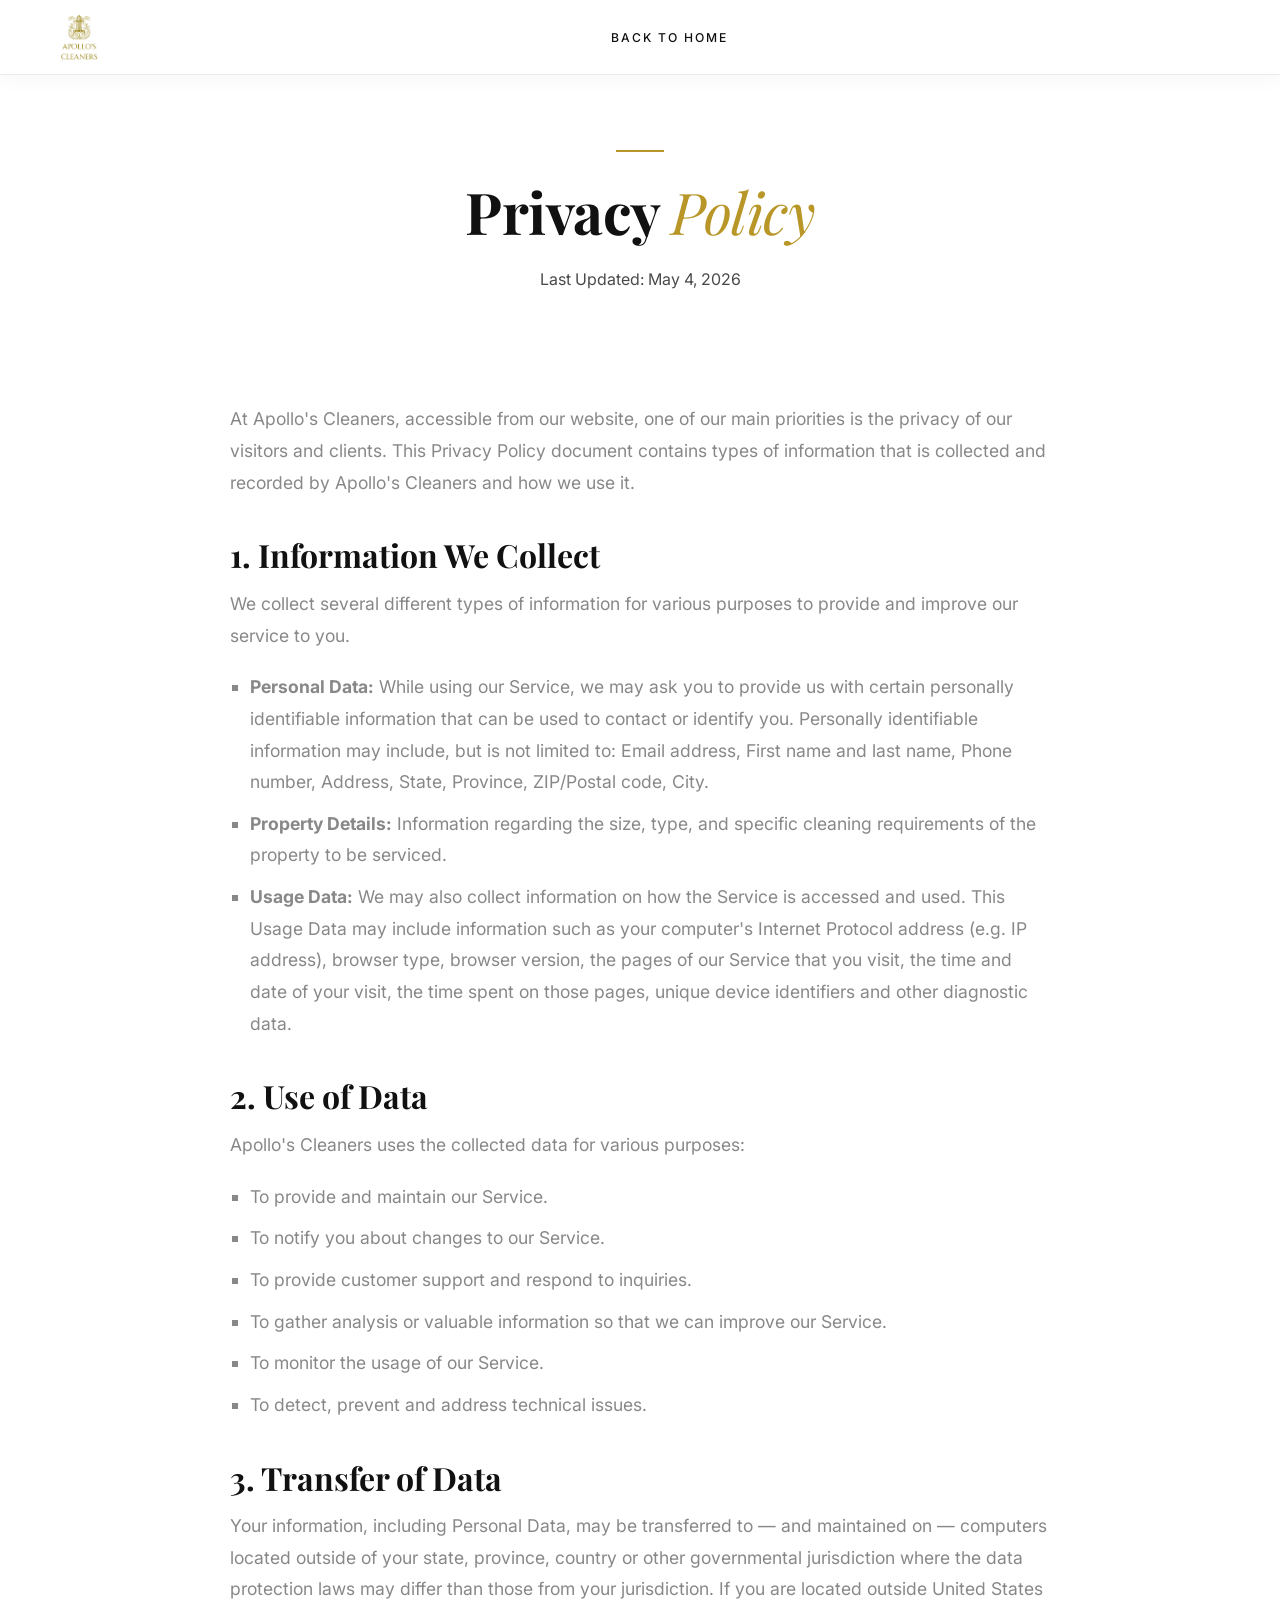
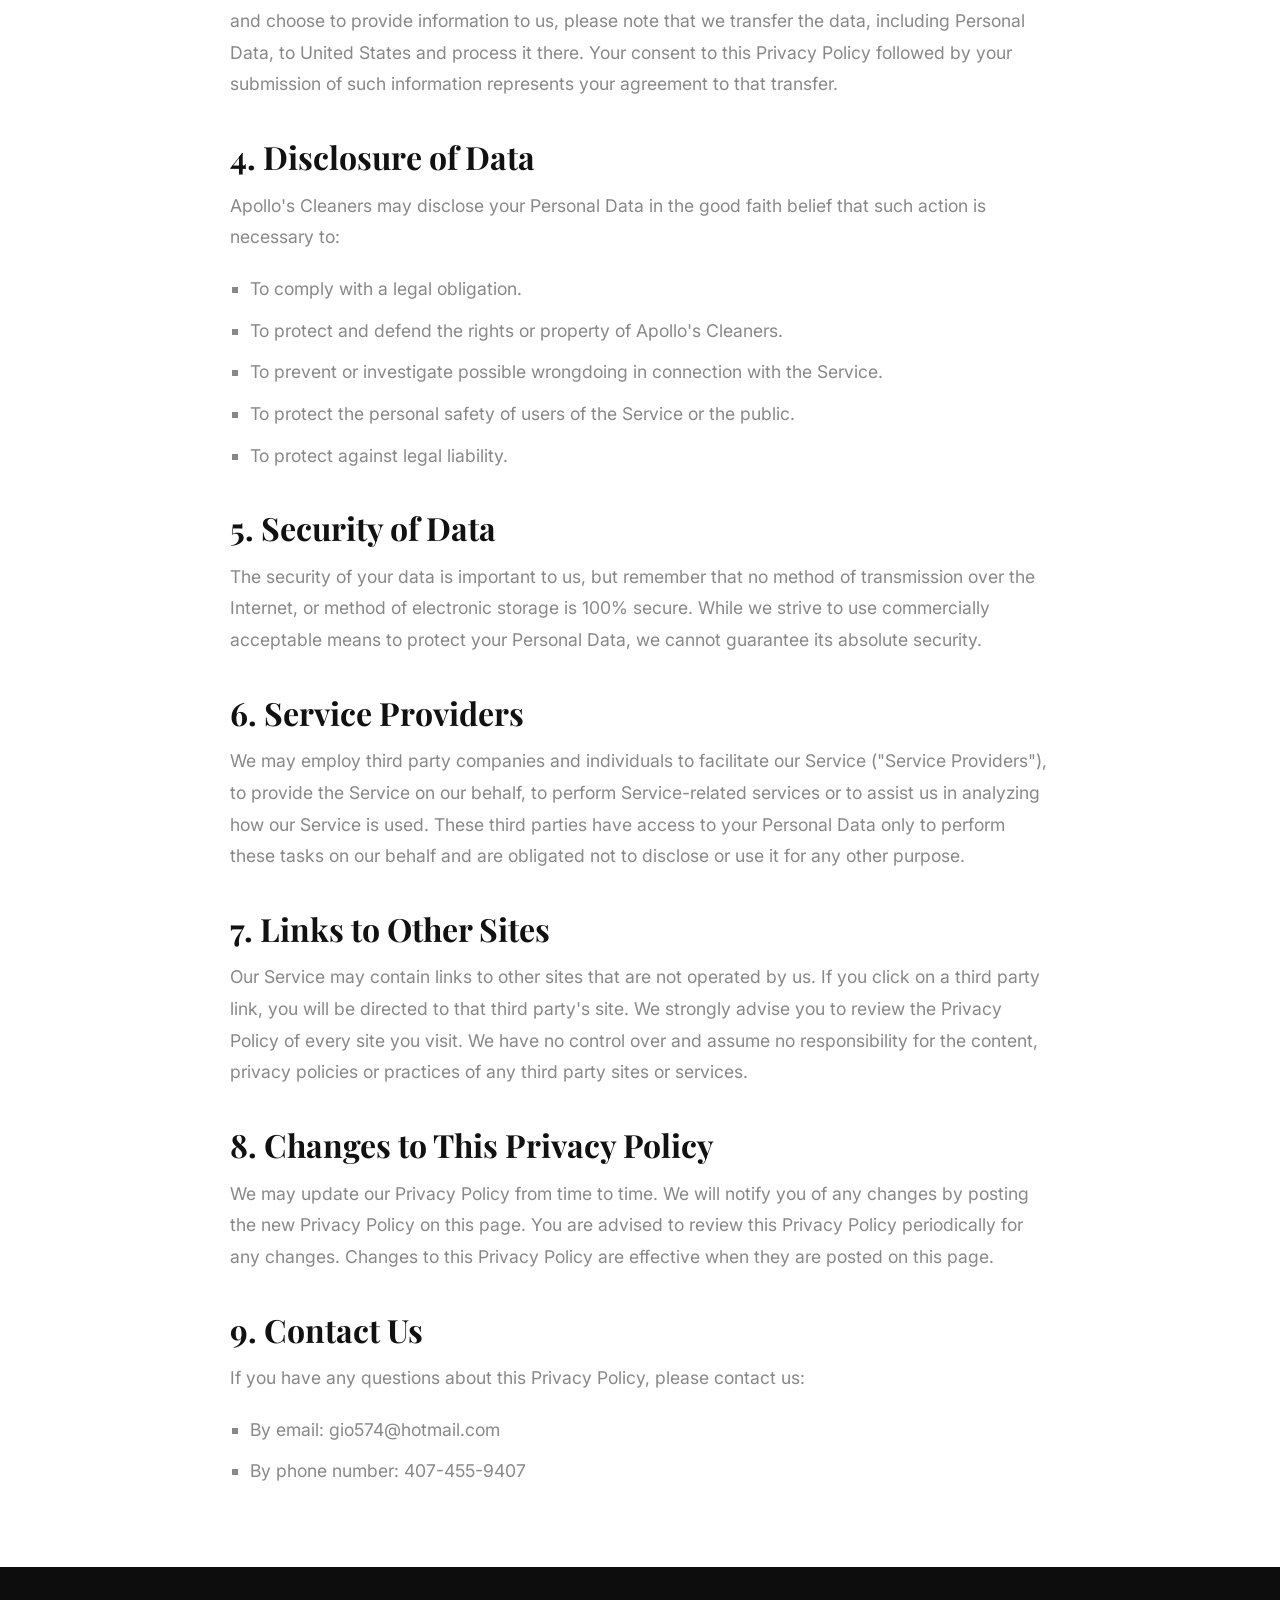
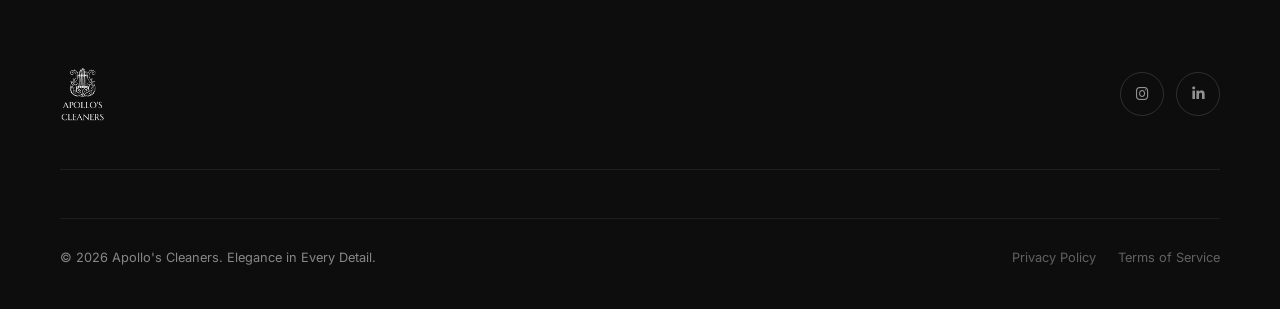
<file: privacy.html>
<!DOCTYPE html>
<html lang="en">
<head>
    <meta charset="UTF-8">
    <meta name="viewport" content="width=device-width, initial-scale=1.0">
    <title>Privacy Policy | Apollo's Cleaners</title>
    <!-- Google Fonts -->
    <link rel="preconnect" href="https://fonts.googleapis.com">
    <link rel="preconnect" href="https://fonts.gstatic.com" crossorigin>
    <link href="https://fonts.googleapis.com/css2?family=Inter:wght@300;400;500;600&family=Playfair+Display:ital,wght@0,400;0,600;0,700;0,800;1,400&display=swap" rel="stylesheet">
    <!-- Font Awesome -->
    <link rel="stylesheet" href="https://cdnjs.cloudflare.com/ajax/libs/font-awesome/6.4.0/css/all.min.css">
    <!-- Custom CSS -->
    <link rel="stylesheet" href="style.css">
    <style>
        .legal-header {
            padding-top: 150px;
            padding-bottom: 50px;
            background: var(--bg-alt);
            text-align: center;
        }
        .legal-content {
            max-width: 900px;
            margin: 0 auto;
            padding: 60px 40px;
        }
        .legal-content h2 {
            font-size: 2rem;
            margin-top: 40px;
            margin-bottom: 15px;
            color: var(--text-dark);
        }
        .legal-content p, .legal-content ul {
            font-size: 1.1rem;
            margin-bottom: 20px;
            color: var(--text-light);
            line-height: 1.8;
        }
        .legal-content ul {
            padding-left: 20px;
            list-style-type: square;
        }
        .legal-content li {
            margin-bottom: 10px;
        }
    </style>
</head>
<body>

    <!-- Header -->
    <header class="header scrolled" id="header">
        <div class="container header-container">
            <a href="index.html" class="logo">
                <img src="IMG_1345 - Giovanni Longo.png" alt="Apollo's Cleaners Logo">
            </a>
            <nav class="nav">
                <ul class="nav-list">
                    <li><a href="index.html">Back to Home</a></li>
                </ul>
            </nav>
        </div>
    </header>

    <div class="legal-header">
        <div class="container">
            <div class="line-accent center-line"></div>
            <h1 class="modern-title">Privacy <em>Policy</em></h1>
            <p>Last Updated: May 4, 2026</p>
        </div>
    </div>

    <section class="legal-content">
        <p>At Apollo's Cleaners, accessible from our website, one of our main priorities is the privacy of our visitors and clients. This Privacy Policy document contains types of information that is collected and recorded by Apollo's Cleaners and how we use it.</p>
        
        <h2>1. Information We Collect</h2>
        <p>We collect several different types of information for various purposes to provide and improve our service to you.</p>
        <ul>
            <li><strong>Personal Data:</strong> While using our Service, we may ask you to provide us with certain personally identifiable information that can be used to contact or identify you. Personally identifiable information may include, but is not limited to: Email address, First name and last name, Phone number, Address, State, Province, ZIP/Postal code, City.</li>
            <li><strong>Property Details:</strong> Information regarding the size, type, and specific cleaning requirements of the property to be serviced.</li>
            <li><strong>Usage Data:</strong> We may also collect information on how the Service is accessed and used. This Usage Data may include information such as your computer's Internet Protocol address (e.g. IP address), browser type, browser version, the pages of our Service that you visit, the time and date of your visit, the time spent on those pages, unique device identifiers and other diagnostic data.</li>
        </ul>

        <h2>2. Use of Data</h2>
        <p>Apollo's Cleaners uses the collected data for various purposes:</p>
        <ul>
            <li>To provide and maintain our Service.</li>
            <li>To notify you about changes to our Service.</li>
            <li>To provide customer support and respond to inquiries.</li>
            <li>To gather analysis or valuable information so that we can improve our Service.</li>
            <li>To monitor the usage of our Service.</li>
            <li>To detect, prevent and address technical issues.</li>
        </ul>

        <h2>3. Transfer of Data</h2>
        <p>Your information, including Personal Data, may be transferred to — and maintained on — computers located outside of your state, province, country or other governmental jurisdiction where the data protection laws may differ than those from your jurisdiction. If you are located outside United States and choose to provide information to us, please note that we transfer the data, including Personal Data, to United States and process it there. Your consent to this Privacy Policy followed by your submission of such information represents your agreement to that transfer.</p>

        <h2>4. Disclosure of Data</h2>
        <p>Apollo's Cleaners may disclose your Personal Data in the good faith belief that such action is necessary to:</p>
        <ul>
            <li>To comply with a legal obligation.</li>
            <li>To protect and defend the rights or property of Apollo's Cleaners.</li>
            <li>To prevent or investigate possible wrongdoing in connection with the Service.</li>
            <li>To protect the personal safety of users of the Service or the public.</li>
            <li>To protect against legal liability.</li>
        </ul>

        <h2>5. Security of Data</h2>
        <p>The security of your data is important to us, but remember that no method of transmission over the Internet, or method of electronic storage is 100% secure. While we strive to use commercially acceptable means to protect your Personal Data, we cannot guarantee its absolute security.</p>

        <h2>6. Service Providers</h2>
        <p>We may employ third party companies and individuals to facilitate our Service ("Service Providers"), to provide the Service on our behalf, to perform Service-related services or to assist us in analyzing how our Service is used. These third parties have access to your Personal Data only to perform these tasks on our behalf and are obligated not to disclose or use it for any other purpose.</p>

        <h2>7. Links to Other Sites</h2>
        <p>Our Service may contain links to other sites that are not operated by us. If you click on a third party link, you will be directed to that third party's site. We strongly advise you to review the Privacy Policy of every site you visit. We have no control over and assume no responsibility for the content, privacy policies or practices of any third party sites or services.</p>

        <h2>8. Changes to This Privacy Policy</h2>
        <p>We may update our Privacy Policy from time to time. We will notify you of any changes by posting the new Privacy Policy on this page. You are advised to review this Privacy Policy periodically for any changes. Changes to this Privacy Policy are effective when they are posted on this page.</p>

        <h2>9. Contact Us</h2>
        <p>If you have any questions about this Privacy Policy, please contact us:</p>
        <ul>
            <li>By email: <a href="mailto:gio574@hotmail.com">gio574@hotmail.com</a></li>
            <li>By phone number: <a href="tel:4074559407">407-455-9407</a></li>
        </ul>
    </section>

    <!-- Footer -->
    <footer class="modern-footer">
        <div class="container">
            <div class="footer-top">
                <a href="index.html" class="footer-logo">
                    <img src="IMG_1345 - Giovanni Longo.png" alt="Apollo's Cleaners Logo">
                </a>
                <div class="footer-social">
                    <a href="#"><i class="fab fa-instagram"></i></a>
                    <a href="#"><i class="fab fa-linkedin-in"></i></a>
                </div>
            </div>
            <div class="footer-bottom">
                <p>&copy; 2026 Apollo's Cleaners. Elegance in Every Detail.</p>
                <div class="footer-links">
                    <a href="privacy.html">Privacy Policy</a>
                    <a href="terms.html">Terms of Service</a>
                </div>
            </div>
        </div>
    </footer>

</body>
</html>
</file>
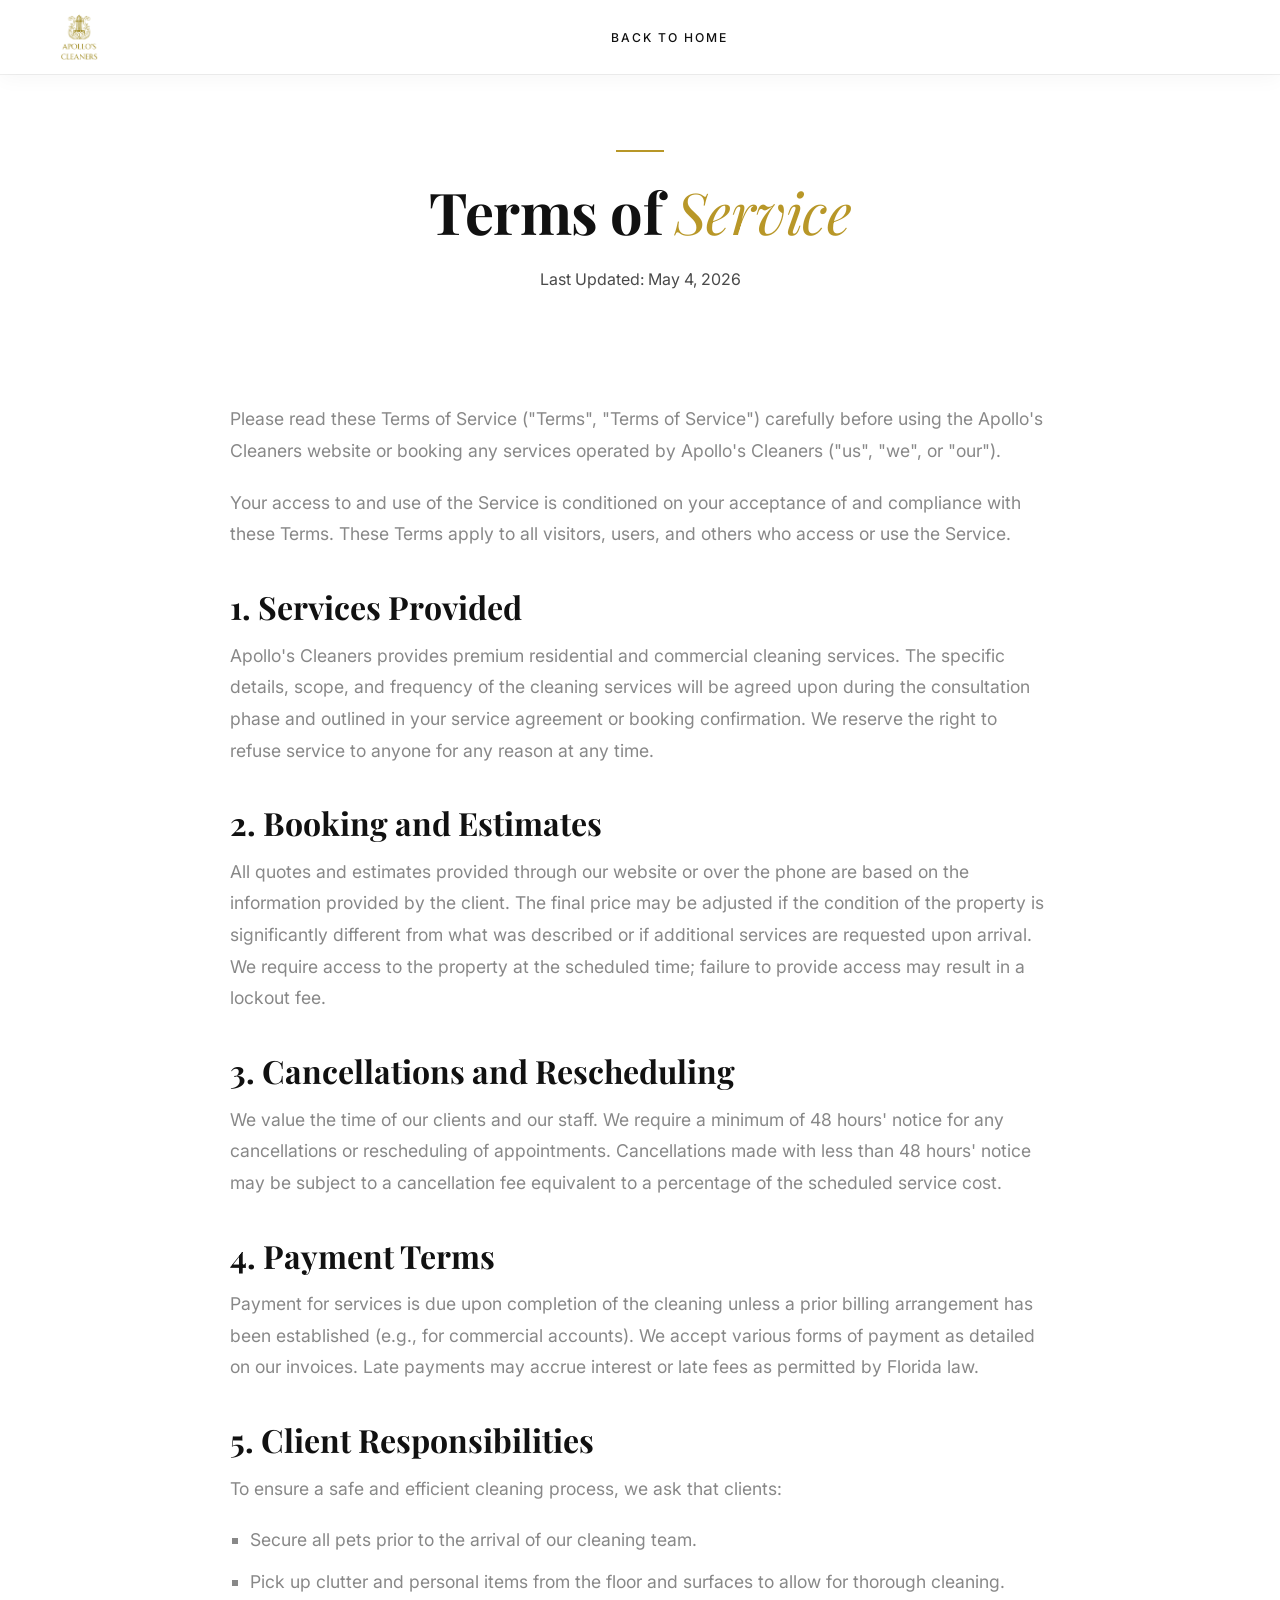
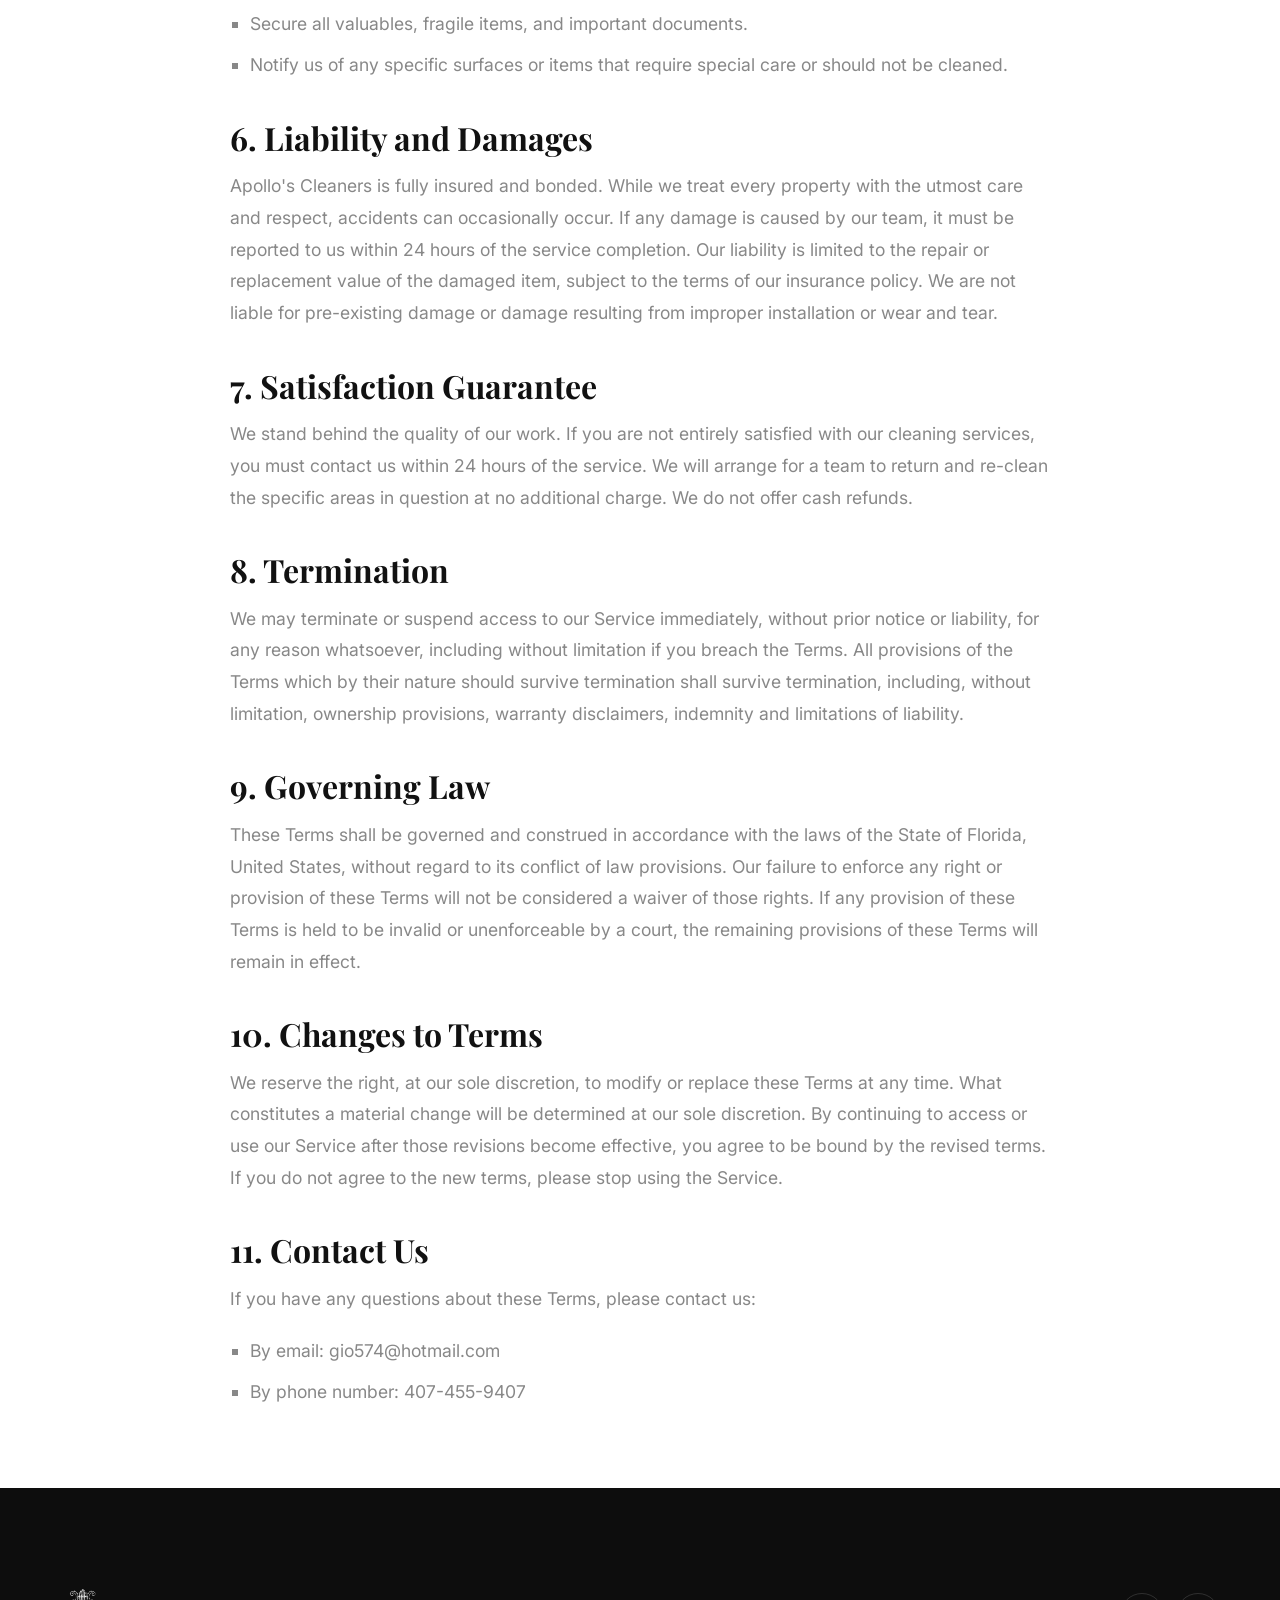
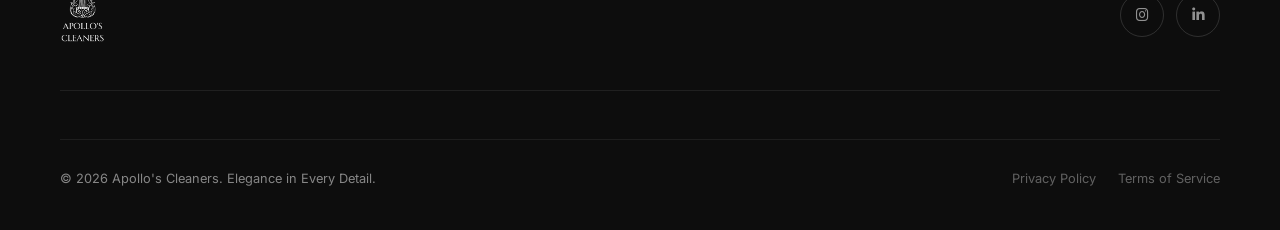
<file: terms.html>
<!DOCTYPE html>
<html lang="en">
<head>
    <meta charset="UTF-8">
    <meta name="viewport" content="width=device-width, initial-scale=1.0">
    <title>Terms of Service | Apollo's Cleaners</title>
    <!-- Google Fonts -->
    <link rel="preconnect" href="https://fonts.googleapis.com">
    <link rel="preconnect" href="https://fonts.gstatic.com" crossorigin>
    <link href="https://fonts.googleapis.com/css2?family=Inter:wght@300;400;500;600&family=Playfair+Display:ital,wght@0,400;0,600;0,700;0,800;1,400&display=swap" rel="stylesheet">
    <!-- Font Awesome -->
    <link rel="stylesheet" href="https://cdnjs.cloudflare.com/ajax/libs/font-awesome/6.4.0/css/all.min.css">
    <!-- Custom CSS -->
    <link rel="stylesheet" href="style.css">
    <style>
        .legal-header {
            padding-top: 150px;
            padding-bottom: 50px;
            background: var(--bg-alt);
            text-align: center;
        }
        .legal-content {
            max-width: 900px;
            margin: 0 auto;
            padding: 60px 40px;
        }
        .legal-content h2 {
            font-size: 2rem;
            margin-top: 40px;
            margin-bottom: 15px;
            color: var(--text-dark);
        }
        .legal-content p, .legal-content ul {
            font-size: 1.1rem;
            margin-bottom: 20px;
            color: var(--text-light);
            line-height: 1.8;
        }
        .legal-content ul {
            padding-left: 20px;
            list-style-type: square;
        }
        .legal-content li {
            margin-bottom: 10px;
        }
    </style>
</head>
<body>

    <!-- Header -->
    <header class="header scrolled" id="header">
        <div class="container header-container">
            <a href="index.html" class="logo">
                <img src="IMG_1345 - Giovanni Longo.png" alt="Apollo's Cleaners Logo">
            </a>
            <nav class="nav">
                <ul class="nav-list">
                    <li><a href="index.html">Back to Home</a></li>
                </ul>
            </nav>
        </div>
    </header>

    <div class="legal-header">
        <div class="container">
            <div class="line-accent center-line"></div>
            <h1 class="modern-title">Terms of <em>Service</em></h1>
            <p>Last Updated: May 4, 2026</p>
        </div>
    </div>

    <section class="legal-content">
        <p>Please read these Terms of Service ("Terms", "Terms of Service") carefully before using the Apollo's Cleaners website or booking any services operated by Apollo's Cleaners ("us", "we", or "our").</p>
        <p>Your access to and use of the Service is conditioned on your acceptance of and compliance with these Terms. These Terms apply to all visitors, users, and others who access or use the Service.</p>
        
        <h2>1. Services Provided</h2>
        <p>Apollo's Cleaners provides premium residential and commercial cleaning services. The specific details, scope, and frequency of the cleaning services will be agreed upon during the consultation phase and outlined in your service agreement or booking confirmation. We reserve the right to refuse service to anyone for any reason at any time.</p>

        <h2>2. Booking and Estimates</h2>
        <p>All quotes and estimates provided through our website or over the phone are based on the information provided by the client. The final price may be adjusted if the condition of the property is significantly different from what was described or if additional services are requested upon arrival. We require access to the property at the scheduled time; failure to provide access may result in a lockout fee.</p>

        <h2>3. Cancellations and Rescheduling</h2>
        <p>We value the time of our clients and our staff. We require a minimum of 48 hours' notice for any cancellations or rescheduling of appointments. Cancellations made with less than 48 hours' notice may be subject to a cancellation fee equivalent to a percentage of the scheduled service cost.</p>

        <h2>4. Payment Terms</h2>
        <p>Payment for services is due upon completion of the cleaning unless a prior billing arrangement has been established (e.g., for commercial accounts). We accept various forms of payment as detailed on our invoices. Late payments may accrue interest or late fees as permitted by Florida law.</p>

        <h2>5. Client Responsibilities</h2>
        <p>To ensure a safe and efficient cleaning process, we ask that clients:</p>
        <ul>
            <li>Secure all pets prior to the arrival of our cleaning team.</li>
            <li>Pick up clutter and personal items from the floor and surfaces to allow for thorough cleaning.</li>
            <li>Secure all valuables, fragile items, and important documents.</li>
            <li>Notify us of any specific surfaces or items that require special care or should not be cleaned.</li>
        </ul>

        <h2>6. Liability and Damages</h2>
        <p>Apollo's Cleaners is fully insured and bonded. While we treat every property with the utmost care and respect, accidents can occasionally occur. If any damage is caused by our team, it must be reported to us within 24 hours of the service completion. Our liability is limited to the repair or replacement value of the damaged item, subject to the terms of our insurance policy. We are not liable for pre-existing damage or damage resulting from improper installation or wear and tear.</p>

        <h2>7. Satisfaction Guarantee</h2>
        <p>We stand behind the quality of our work. If you are not entirely satisfied with our cleaning services, you must contact us within 24 hours of the service. We will arrange for a team to return and re-clean the specific areas in question at no additional charge. We do not offer cash refunds.</p>

        <h2>8. Termination</h2>
        <p>We may terminate or suspend access to our Service immediately, without prior notice or liability, for any reason whatsoever, including without limitation if you breach the Terms. All provisions of the Terms which by their nature should survive termination shall survive termination, including, without limitation, ownership provisions, warranty disclaimers, indemnity and limitations of liability.</p>

        <h2>9. Governing Law</h2>
        <p>These Terms shall be governed and construed in accordance with the laws of the State of Florida, United States, without regard to its conflict of law provisions. Our failure to enforce any right or provision of these Terms will not be considered a waiver of those rights. If any provision of these Terms is held to be invalid or unenforceable by a court, the remaining provisions of these Terms will remain in effect.</p>

        <h2>10. Changes to Terms</h2>
        <p>We reserve the right, at our sole discretion, to modify or replace these Terms at any time. What constitutes a material change will be determined at our sole discretion. By continuing to access or use our Service after those revisions become effective, you agree to be bound by the revised terms. If you do not agree to the new terms, please stop using the Service.</p>

        <h2>11. Contact Us</h2>
        <p>If you have any questions about these Terms, please contact us:</p>
        <ul>
            <li>By email: <a href="mailto:gio574@hotmail.com">gio574@hotmail.com</a></li>
            <li>By phone number: <a href="tel:4074559407">407-455-9407</a></li>
        </ul>
    </section>

    <!-- Footer -->
    <footer class="modern-footer">
        <div class="container">
            <div class="footer-top">
                <a href="index.html" class="footer-logo">
                    <img src="IMG_1345 - Giovanni Longo.png" alt="Apollo's Cleaners Logo">
                </a>
                <div class="footer-social">
                    <a href="#"><i class="fab fa-instagram"></i></a>
                    <a href="#"><i class="fab fa-linkedin-in"></i></a>
                </div>
            </div>
            <div class="footer-bottom">
                <p>&copy; 2026 Apollo's Cleaners. Elegance in Every Detail.</p>
                <div class="footer-links">
                    <a href="privacy.html">Privacy Policy</a>
                    <a href="terms.html">Terms of Service</a>
                </div>
            </div>
        </div>
    </footer>

</body>
</html>
</file>
<file: style.css>
/* =============================================
   DESIGN TOKENS
   ============================================= */
:root {
    --gold:        #b89728;
    --gold-light:  #d4b445;
    --gold-dark:   #8f7216;
    --gold-primary: #b89728;
    --gold-faint:  #f9f4e8;

    --dark:        #0d0d0d;
    --charcoal:    #1c1c1c;
    --white:       #ffffff;
    --off-white:   #f8f7f5;
    --light:       #f2f1ef;
    --border:      #e5e4e0;

    --text-dark:   #111111;
    --text-mid:    #4a4a4a;
    --text-light:  #888888;

    --font-heading: 'Playfair Display', Georgia, serif;
    --font-body:    'Inter', system-ui, -apple-system, sans-serif;

    --shadow-sm:   0 2px 12px rgba(0,0,0,0.06);
    --shadow-md:   0 8px 32px rgba(0,0,0,0.09);
    --shadow-lg:   0 24px 64px rgba(0,0,0,0.13);
    --shadow-gold: 0 8px 32px rgba(184,151,40,0.25);

    --ease:          cubic-bezier(0.16, 1, 0.3, 1);
    --ease-out:      cubic-bezier(0.0, 0, 0.2, 1);
    --duration-fast: 0.25s;
    --duration-mid:  0.45s;
}

/* =============================================
   RESET & BASE
   ============================================= */
*, *::before, *::after {
    margin: 0;
    padding: 0;
    box-sizing: border-box;
}

html {
    scroll-behavior: smooth;
    -webkit-text-size-adjust: 100%;
}

body {
    font-family: var(--font-body);
    color: var(--text-mid);
    background: var(--white);
    line-height: 1.7;
    overflow-x: hidden;
    -webkit-font-smoothing: antialiased;
    -moz-osx-font-smoothing: grayscale;
}

img {
    max-width: 100%;
    height: auto;
    display: block;
}

a {
    text-decoration: none;
    color: inherit;
    transition: color var(--duration-fast) var(--ease);
}

ul { list-style: none; }

button {
    cursor: pointer;
    font-family: var(--font-body);
    border: none;
    background: none;
}

/* =============================================
   LAYOUT UTILITIES
   ============================================= */
.container {
    width: 100%;
    max-width: 1320px;
    margin: 0 auto;
    padding: 0 clamp(20px, 5vw, 60px);
}

.section-padding {
    padding: clamp(80px, 10vw, 140px) 0;
}

.text-center { text-align: center; }
.relative    { position: relative; }
.mb-4        { margin-bottom: clamp(1.5rem, 3vw, 2rem); }
.mb-5        { margin-bottom: clamp(2rem, 4vw, 3rem); }

/* =============================================
   TYPOGRAPHY
   ============================================= */
h1, h2, h3, h4, h5 {
    font-family: var(--font-heading);
    color: var(--text-dark);
    line-height: 1.08;
    font-weight: 700;
}

.modern-title {
    font-size: clamp(2.1rem, 4.5vw, 4rem);
    letter-spacing: -0.5px;
    margin-bottom: 1.5rem;
}

.modern-title em {
    font-style: italic;
    color: var(--gold);
    font-weight: 400;
}

.lead {
    font-size: clamp(1.05rem, 2vw, 1.3rem);
    color: var(--text-dark);
    font-weight: 300;
    line-height: 1.7;
    margin-bottom: 1.5rem;
}

.gold     { color: var(--gold); }
.gold-text { color: var(--gold); }

.line-accent {
    width: 48px;
    height: 2px;
    background: var(--gold);
    margin-bottom: 28px;
}

.line-accent.center-line {
    margin: 0 auto 28px;
}

/* =============================================
   BUTTONS
   ============================================= */
.btn {
    display: inline-flex;
    align-items: center;
    justify-content: center;
    gap: 8px;
    padding: 14px 32px;
    font-family: var(--font-body);
    font-size: 0.82rem;
    font-weight: 600;
    text-transform: uppercase;
    letter-spacing: 1.5px;
    cursor: pointer;
    border: none;
    transition: all var(--duration-fast) var(--ease);
    white-space: nowrap;
}

.btn-large {
    padding: 18px 40px;
    font-size: 0.88rem;
}

.btn-gold {
    background: var(--gold);
    color: var(--white);
}
.btn-gold:hover {
    background: var(--dark);
    color: var(--white);
    transform: translateY(-2px);
    box-shadow: var(--shadow-gold);
}

.btn-glass {
    background: rgba(255,255,255,0.10);
    backdrop-filter: blur(12px);
    -webkit-backdrop-filter: blur(12px);
    border: 1.5px solid rgba(255,255,255,0.55);
    color: #ffffff;
}
.btn-glass:hover {
    background: rgba(255,255,255,0.22);
    border-color: rgba(255,255,255,0.80);
    color: #ffffff;
    transform: translateY(-2px);
}

.btn-glass-dark {
    background: transparent;
    border: 1.5px solid var(--border);
    color: var(--text-dark);
}
.btn-glass-dark:hover {
    border-color: var(--gold);
    color: var(--gold);
    transform: translateY(-2px);
}

/* =============================================
   HEADER
   ============================================= */
.header {
    position: fixed;
    top: 0; left: 0;
    width: 100%;
    z-index: 1000;
    padding: 22px 0;
    transition: all var(--duration-mid) var(--ease);
}

.header.scrolled {
    background: rgba(255,255,255,0.97);
    backdrop-filter: blur(20px);
    -webkit-backdrop-filter: blur(20px);
    padding: 14px 0;
    box-shadow: 0 1px 0 rgba(0,0,0,0.06), 0 4px 20px rgba(0,0,0,0.04);
}

.header-container {
    display: flex;
    align-items: center;
    justify-content: space-between;
    gap: 20px;
}

.logo img {
    height: 60px;
    width: auto;
    transition: height var(--duration-fast) var(--ease);
}
.header.scrolled .logo img { height: 46px; }

.nav { flex: 1; }

.nav-list {
    display: flex;
    align-items: center;
    justify-content: center;
    gap: clamp(20px, 3vw, 38px);
}

.nav-list a {
    font-size: 0.76rem;
    font-weight: 500;
    text-transform: uppercase;
    letter-spacing: 2px;
    color: var(--text-dark);
    position: relative;
    padding-bottom: 4px;
}

.nav-list a::after {
    content: '';
    position: absolute;
    bottom: 0; left: 0;
    width: 0; height: 1px;
    background: var(--gold);
    transition: width var(--duration-fast) var(--ease);
}
.nav-list a:hover::after,
.nav-list a.active::after { width: 100%; }

.header-right {
    display: flex;
    align-items: center;
    gap: 18px;
    flex-shrink: 0;
}

.header-phone {
    display: flex;
    align-items: center;
    gap: 7px;
    font-size: 0.8rem;
    font-weight: 700;
    letter-spacing: 0.3px;
    color: var(--text-dark);
    white-space: nowrap;
}
.header-phone i { color: var(--gold); font-size: 0.7rem; }
.header-phone:hover { color: var(--gold); }

/* Mobile hamburger */
.mobile-toggle {
    display: none;
    width: 32px;
    height: 22px;
    position: relative;
    z-index: 1001;
    cursor: pointer;
}

.hamburger,
.hamburger::before,
.hamburger::after {
    position: absolute;
    width: 100%;
    height: 1.5px;
    background: var(--text-dark);
    transition: all var(--duration-fast) var(--ease);
    left: 0;
}
.hamburger         { top: 50%; transform: translateY(-50%); }
.hamburger::before { content: ''; top: -8px; }
.hamburger::after  { content: ''; bottom: -8px; }

.mobile-toggle.active .hamburger          { background: transparent; }
.mobile-toggle.active .hamburger::before  { transform: rotate(45deg);  top: 0; }
.mobile-toggle.active .hamburger::after   { transform: rotate(-45deg); top: 0; bottom: auto; }

/* ---- Header: white elements when transparent (over hero) ---- */
.header:not(.scrolled):not(.menu-open) .nav-list a    { color: rgba(255,255,255,0.92); }
.header:not(.scrolled):not(.menu-open) .header-phone  { color: rgba(255,255,255,0.92); }
.header:not(.scrolled):not(.menu-open) .header-phone i { color: var(--gold-light); }
.header:not(.scrolled):not(.menu-open) .hamburger,
.header:not(.scrolled):not(.menu-open) .hamburger::before,
.header:not(.scrolled):not(.menu-open) .hamburger::after { background: var(--white); }

/* ---- Dark header when mobile menu is open ---- */
.header.menu-open {
    background: var(--dark);
    backdrop-filter: none;
    -webkit-backdrop-filter: none;
    box-shadow: none;
}
.header.menu-open .logo img {
    filter: brightness(0) invert(1);
}
.header.menu-open .hamburger,
.header.menu-open .hamburger::before,
.header.menu-open .hamburger::after {
    background: var(--white);
}

/* ---- Mobile CTA inside nav (hidden on desktop) ---- */
.nav-mobile-cta { display: none; }

/* =============================================
   HERO
   ============================================= */
.hero {
    position: relative;
    min-height: 100vh;
    display: flex;
    align-items: center;
    justify-content: center;
    overflow: hidden;
}

.hero-bg {
    position: absolute;
    inset: 0;
    z-index: 0;
}

.hero-bg::after {
    content: '';
    position: absolute;
    inset: 0;
    background: linear-gradient(
        to bottom,
        rgba(10,10,10,0.30) 0%,
        rgba(10,10,10,0.52) 50%,
        rgba(10,10,10,0.72) 100%
    );
}

.hero-bg img {
    width: 100%;
    height: 100%;
    object-fit: cover;
    object-position: center;
    animation: heroZoom 22s ease-in-out infinite alternate;
}

@keyframes heroZoom {
    from { transform: scale(1.0); }
    to   { transform: scale(1.07); }
}

.hero-content {
    position: relative;
    z-index: 1;
    width: 100%;
    display: flex;
    justify-content: center;
    padding: 120px clamp(20px, 5vw, 60px) 80px;
}

.glass-panel {
    background: transparent;
    backdrop-filter: none;
    -webkit-backdrop-filter: none;
    padding: clamp(40px, 6vw, 72px) clamp(24px, 5vw, 64px);
    max-width: 900px;
    width: 100%;
    border: none;
    box-shadow: none;
}

.hero-subtitle {
    display: inline-block;
    font-family: var(--font-body);
    font-size: 0.72rem;
    font-weight: 700;
    text-transform: uppercase;
    letter-spacing: 4px;
    color: var(--gold-light);
    background: rgba(184,151,40,0.15);
    border: 1px solid rgba(184,151,40,0.35);
    padding: 8px 18px;
    margin-bottom: 24px;
}

.hero-title {
    font-size: clamp(2.8rem, 6.5vw, 5.8rem);
    color: #ffffff;
    margin-bottom: 24px;
    line-height: 1.02;
    letter-spacing: -1.5px;
    text-shadow: 0 2px 24px rgba(0,0,0,0.18);
}

.hero-title em {
    font-style: italic;
    color: var(--gold-light);
    font-weight: 400;
}

.hero-description {
    font-size: clamp(1rem, 1.8vw, 1.15rem);
    color: rgba(255,255,255,0.88);
    max-width: 580px;
    margin: 0 auto 30px;
    line-height: 1.8;
}

.hero-rating {
    display: flex;
    align-items: center;
    justify-content: center;
    gap: 5px;
    margin-bottom: 38px;
    flex-wrap: wrap;
}
.hero-rating i    { color: var(--gold-light); font-size: 0.9rem; }
.hero-rating span { font-size: 0.88rem; font-weight: 600; color: rgba(255,255,255,0.9); margin-left: 6px; }

.hero-buttons {
    display: flex;
    gap: 14px;
    justify-content: center;
    flex-wrap: wrap;
}

/* =============================================
   TRUST BAR
   ============================================= */
.trust-bar {
    background: var(--dark);
    padding: 22px 0;
}

.trust-bar-grid {
    display: flex;
    align-items: center;
    justify-content: center;
    gap: clamp(20px, 4vw, 56px);
    flex-wrap: wrap;
}

.trust-item {
    display: flex;
    align-items: center;
    gap: 9px;
    font-size: 0.76rem;
    font-weight: 600;
    text-transform: uppercase;
    letter-spacing: 1.2px;
    color: rgba(255,255,255,0.82);
    white-space: nowrap;
}
.trust-item .gold-icon {
    color: var(--gold-light);
    font-size: 0.88rem;
    margin-bottom: 0;
}

/* =============================================
   ABOUT
   ============================================= */
.about {
    background: var(--white);
    position: relative;
    overflow: hidden;
}

.watermark {
    position: absolute;
    top: -2%;
    left: -2%;
    font-family: var(--font-heading);
    font-size: clamp(10rem, 18vw, 22rem);
    font-weight: 800;
    color: rgba(0,0,0,0.025);
    z-index: 0;
    line-height: 1;
    white-space: nowrap;
    pointer-events: none;
    user-select: none;
}

.about-grid {
    display: grid;
    grid-template-columns: 1fr 1fr;
    gap: clamp(40px, 7vw, 100px);
    align-items: center;
    position: relative;
    z-index: 1;
}

.stats-row {
    display: flex;
    gap: clamp(24px, 4vw, 52px);
    margin-top: 40px;
    padding-top: 36px;
    border-top: 1px solid var(--border);
    flex-wrap: wrap;
}

.stat { display: flex; flex-direction: column; }

.stat-number {
    font-family: var(--font-heading);
    font-size: clamp(2rem, 3.5vw, 2.8rem);
    color: var(--text-dark);
    line-height: 1;
}

.stat-label {
    font-size: 0.72rem;
    text-transform: uppercase;
    letter-spacing: 2px;
    margin-top: 8px;
    color: var(--text-light);
}

.image-stack {
    position: relative;
    aspect-ratio: 4/5;
}

.img-back {
    position: absolute;
    top: 0; right: 0;
    width: 88%;
    height: 88%;
    object-fit: cover;
    box-shadow: var(--shadow-lg);
}

.glass-card.front-card {
    position: absolute;
    bottom: 0; left: 0;
    background: rgba(255,255,255,0.96);
    backdrop-filter: blur(20px);
    -webkit-backdrop-filter: blur(20px);
    padding: clamp(22px, 3vw, 40px);
    width: 62%;
    box-shadow: var(--shadow-md);
    border: 1px solid rgba(255,255,255,0.7);
}

.gold-icon {
    color: var(--gold);
    font-size: 1.7rem;
    margin-bottom: 14px;
    display: block;
}

.glass-card h4 {
    font-size: 1.1rem;
    margin-bottom: 7px;
    color: var(--text-dark);
}

.glass-card p { font-size: 0.88rem; color: var(--text-light); }

/* =============================================
   SERVICES
   ============================================= */
.services { background: var(--off-white); }

.flex-header {
    display: flex;
    justify-content: space-between;
    align-items: flex-end;
    gap: 40px;
    margin-bottom: clamp(44px, 6vw, 80px);
}

.services-intro {
    max-width: 380px;
    font-size: 1.05rem;
    line-height: 1.75;
}

.modern-service-grid {
    display: grid;
    grid-template-columns: repeat(2, 1fr);
    gap: clamp(20px, 3vw, 40px);
}

.service-img-container {
    position: relative;
    aspect-ratio: 4/3;
    overflow: hidden;
    margin-bottom: 22px;
}

.service-img-container img {
    width: 100%;
    height: 100%;
    object-fit: cover;
    transition: transform 0.85s var(--ease);
}

.service-item:hover .service-img-container img { transform: scale(1.06); }

.service-overlay {
    position: absolute;
    inset: 0;
    background: rgba(10,10,10,0.38);
    display: flex;
    align-items: center;
    justify-content: center;
    opacity: 0;
    transition: opacity var(--duration-fast) var(--ease);
}
.service-item:hover .service-overlay { opacity: 1; }

.discover-btn {
    background: var(--white);
    color: var(--text-dark);
    padding: 12px 28px;
    font-family: var(--font-body);
    font-size: 0.76rem;
    font-weight: 700;
    text-transform: uppercase;
    letter-spacing: 2px;
    transform: translateY(14px);
    transition: all var(--duration-fast) var(--ease);
}
.service-item:hover .discover-btn { transform: translateY(0); }
.discover-btn:hover { background: var(--gold); color: var(--white); }

.service-info {
    position: relative;
    padding-left: 54px;
}

.service-number {
    position: absolute;
    left: 0; top: 4px;
    font-family: var(--font-heading);
    font-size: 0.95rem;
    font-weight: 600;
    color: var(--gold-light);
}

.service-info h3 {
    font-size: clamp(1.2rem, 2.2vw, 1.65rem);
    margin-bottom: 10px;
    color: var(--text-dark);
}

.service-info p { font-size: 0.93rem; line-height: 1.75; }

/* =============================================
   PROCESS
   ============================================= */
.process { background: var(--white); }

.timeline {
    position: relative;
    max-width: 820px;
    margin: 0 auto;
}

.timeline::before {
    content: '';
    position: absolute;
    top: 0; left: 50%;
    width: 1px; height: 100%;
    background: var(--border);
    transform: translateX(-50%);
}

.timeline-item {
    width: 50%;
    padding: 34px 50px;
    position: relative;
}

.timeline-item.right { margin-left: 50%; }

.timeline-item::after {
    content: '';
    position: absolute;
    top: 46px;
    right: -7px;
    width: 14px; height: 14px;
    background: var(--gold);
    border-radius: 50%;
    box-shadow: 0 0 0 4px var(--white), 0 0 0 5px var(--border);
}

.timeline-item.right::after { left: -7px; right: auto; }

.timeline-content h3 {
    font-size: clamp(1.3rem, 2.3vw, 1.8rem);
    margin-bottom: 14px;
}

.timeline-content p { font-size: 0.94rem; line-height: 1.8; }
.timeline-content a { color: var(--gold); font-weight: 600; }
.timeline-content a:hover { color: var(--dark); }

/* =============================================
   REVIEWS
   ============================================= */
.reviews { background: var(--off-white); }

.aggregate-rating {
    display: flex;
    align-items: center;
    justify-content: center;
    gap: 5px;
    font-size: 0.9rem;
    color: var(--text-dark);
    margin-top: 10px;
    flex-wrap: wrap;
}
.aggregate-rating i { color: var(--gold); font-size: 0.82rem; }

.reviews-grid {
    display: grid;
    grid-template-columns: repeat(3, 1fr);
    gap: clamp(18px, 2.5vw, 32px);
    margin-top: clamp(40px, 5vw, 64px);
}

.review-card {
    background: var(--white);
    padding: clamp(26px, 3vw, 44px);
    border: 1px solid var(--border);
    position: relative;
    overflow: hidden;
    transition: transform var(--duration-fast) var(--ease),
                box-shadow var(--duration-fast) var(--ease);
}

.review-card::before {
    content: '';
    position: absolute;
    top: 0; left: 0;
    height: 3px;
    width: 40px;
    background: var(--gold);
    transition: width var(--duration-mid) var(--ease);
}

.review-card:hover {
    transform: translateY(-5px);
    box-shadow: var(--shadow-md);
}
.review-card:hover::before { width: 100%; }

.review-stars {
    display: flex;
    gap: 3px;
    margin-bottom: 18px;
}
.review-stars i { color: var(--gold); font-size: 0.78rem; }

.review-card blockquote p {
    font-size: 0.97rem;
    line-height: 1.82;
    color: var(--text-mid);
    font-style: italic;
    margin-bottom: 20px;
}

.review-card cite {
    font-size: 0.75rem;
    font-weight: 700;
    text-transform: uppercase;
    letter-spacing: 2px;
    color: var(--gold);
    font-style: normal;
}

/* =============================================
   FAQ
   ============================================= */
.faq { background: var(--white); }

.faq-grid {
    display: grid;
    grid-template-columns: 1fr 1.6fr;
    gap: clamp(40px, 7vw, 100px);
}

.faq-intro p { font-size: 1.03rem; line-height: 1.8; }

.faq-accordion {
    border-top: 1px solid var(--border);
}

.faq-item { border-bottom: 1px solid var(--border); }

.faq-question {
    width: 100%;
    text-align: left;
    padding: 24px 0;
    background: none;
    border: none;
    font-family: var(--font-heading);
    font-size: clamp(1.05rem, 1.9vw, 1.38rem);
    color: var(--text-dark);
    cursor: pointer;
    display: flex;
    justify-content: space-between;
    align-items: center;
    gap: 20px;
    transition: color var(--duration-fast) var(--ease);
}
.faq-question:hover { color: var(--gold); }

.faq-question i {
    color: var(--gold);
    font-size: 0.85rem;
    flex-shrink: 0;
    transition: transform 0.4s var(--ease);
}
.faq-question.active i { transform: rotate(45deg); }

.faq-answer {
    max-height: 0;
    overflow: hidden;
    transition: max-height 0.45s var(--ease);
}

.faq-answer p {
    padding-bottom: 26px;
    padding-right: 44px;
    font-size: 0.95rem;
    line-height: 1.82;
}

/* =============================================
   SERVICE AREAS
   ============================================= */
.locations { background: var(--off-white); }

.locations-grid {
    display: grid;
    grid-template-columns: repeat(4, 1fr);
    gap: clamp(14px, 2vw, 22px);
    margin-top: clamp(40px, 5vw, 64px);
}

.location-card {
    background: var(--white);
    padding: clamp(22px, 2.5vw, 34px);
    border: 1px solid var(--border);
    transition: all var(--duration-fast) var(--ease);
}

.location-card:hover {
    border-color: var(--gold);
    transform: translateY(-4px);
    box-shadow: var(--shadow-md);
}

.location-card h3 {
    font-family: var(--font-body);
    font-size: 0.7rem;
    font-weight: 500;
    text-transform: uppercase;
    letter-spacing: 1.5px;
    color: var(--text-light);
    line-height: 1.5;
}

.location-card h3 strong {
    display: block;
    font-family: var(--font-heading);
    font-size: clamp(1rem, 1.8vw, 1.28rem);
    color: var(--text-dark);
    font-weight: 700;
    text-transform: none;
    letter-spacing: 0;
    margin-top: 5px;
}

.location-card p {
    font-size: 0.85rem;
    line-height: 1.68;
    margin: 12px 0 16px;
    color: var(--text-mid);
}

.btn-link {
    font-size: 0.73rem;
    font-weight: 700;
    text-transform: uppercase;
    letter-spacing: 1.5px;
    color: var(--gold);
    transition: color var(--duration-fast) var(--ease);
}
.btn-link:hover { color: var(--dark); }

/* =============================================
   CONTACT
   ============================================= */
.contact { background: var(--white); }

.contact-grid {
    display: grid;
    grid-template-columns: 1fr 1fr;
    gap: clamp(40px, 6vw, 80px);
    align-items: start;
}

.contact-info-side { padding-right: 10px; }

.contact-details { margin: 32px 0; }

.detail-item { margin-bottom: 28px; }

.detail-label {
    display: block;
    font-size: 0.7rem;
    font-weight: 600;
    text-transform: uppercase;
    letter-spacing: 2.5px;
    color: var(--text-light);
    margin-bottom: 6px;
}

.detail-value {
    font-family: var(--font-heading);
    font-size: clamp(1.3rem, 2.5vw, 1.85rem);
    color: var(--text-dark);
    transition: color var(--duration-fast) var(--ease);
    line-height: 1.3;
    display: block;
}
.detail-value:hover { color: var(--gold); }

.locales-list { margin-top: 38px; }

.tags {
    display: flex;
    flex-wrap: wrap;
    gap: 8px;
    margin-top: 14px;
}

.tags span {
    padding: 7px 14px;
    border: 1px solid var(--border);
    font-size: 0.8rem;
    color: var(--text-mid);
    background: var(--off-white);
    transition: all var(--duration-fast) var(--ease);
}
.tags span:hover {
    border-color: var(--gold);
    color: var(--gold);
    background: var(--gold-faint);
    cursor: default;
}

/* Form */
.form-side {
    background: var(--off-white);
    padding: clamp(32px, 5vw, 60px);
    border: 1px solid var(--border);
}

.form-group {
    position: relative;
    margin-bottom: 36px;
}

.form-group input,
.form-group textarea,
.form-group select {
    width: 100%;
    padding: 10px 0;
    background: transparent;
    border: none;
    outline: none;
    font-family: var(--font-body);
    font-size: 1rem;
    color: var(--text-dark);
    -webkit-appearance: none;
    appearance: none;
}

.form-group textarea { resize: none; }
.form-group select { color: var(--text-light); }

.form-group label {
    position: absolute;
    top: 10px; left: 0;
    font-size: 0.88rem;
    color: var(--text-light);
    transition: all 0.28s var(--ease);
    pointer-events: none;
}

.form-line {
    position: absolute;
    bottom: 0; left: 0;
    width: 100%; height: 1px;
    background: var(--border);
}

.form-line::after {
    content: '';
    position: absolute;
    bottom: 0; left: 0;
    width: 0; height: 2px;
    background: var(--gold);
    transition: width 0.38s var(--ease);
}

.form-group input:focus ~ .form-line::after,
.form-group textarea:focus ~ .form-line::after,
.form-group select:focus ~ .form-line::after,
.form-group input:not(:placeholder-shown) ~ .form-line::after,
.form-group textarea:not(:placeholder-shown) ~ .form-line::after { width: 100%; }

.form-group input:focus ~ label,
.form-group textarea:focus ~ label,
.form-group input:not(:placeholder-shown) ~ label,
.form-group textarea:not(:placeholder-shown) ~ label {
    top: -18px;
    font-size: 0.68rem;
    font-weight: 700;
    color: var(--gold);
    text-transform: uppercase;
    letter-spacing: 1.5px;
}

.btn-submit {
    width: 100%;
    display: flex;
    justify-content: space-between;
    padding: 20px 28px;
    margin-top: 8px;
}

/* =============================================
   FOOTER
   ============================================= */
.modern-footer {
    background: var(--dark);
    padding: clamp(60px, 8vw, 100px) 0 40px;
    color: rgba(255,255,255,0.5);
}

.footer-top {
    display: flex;
    justify-content: space-between;
    align-items: center;
    margin-bottom: 48px;
    padding-bottom: 48px;
    border-bottom: 1px solid rgba(255,255,255,0.08);
    flex-wrap: wrap;
    gap: 24px;
}

.footer-logo img {
    height: 54px;
    width: auto;
    filter: brightness(0) invert(1);
    opacity: 0.9;
}

.footer-social {
    display: flex;
    gap: 12px;
}

.footer-social a {
    width: 44px; height: 44px;
    border: 1px solid rgba(255,255,255,0.14);
    border-radius: 50%;
    display: flex; align-items: center; justify-content: center;
    color: rgba(255,255,255,0.55);
    font-size: 0.9rem;
    transition: all var(--duration-fast) var(--ease);
}
.footer-social a:hover {
    background: var(--gold);
    border-color: var(--gold);
    color: var(--white);
}

.footer-nap {
    font-style: normal;
    font-size: 0.88rem;
    color: rgba(255,255,255,0.45);
    margin-bottom: 16px;
    line-height: 2.2;
}
.footer-nap strong { color: rgba(255,255,255,0.88); }
.footer-nap a:hover { color: var(--gold); }

.footer-services,
.footer-areas {
    font-size: 0.82rem;
    color: rgba(255,255,255,0.38);
    margin-bottom: 12px;
    line-height: 2;
}

.footer-services strong,
.footer-areas strong {
    color: rgba(255,255,255,0.6);
    text-transform: uppercase;
    letter-spacing: 1px;
    font-size: 0.7rem;
}

.footer-bottom {
    display: flex;
    justify-content: space-between;
    align-items: center;
    padding-top: 28px;
    border-top: 1px solid rgba(255,255,255,0.07);
    font-size: 0.8rem;
    flex-wrap: wrap;
    gap: 14px;
}

.footer-links { display: flex; gap: 22px; }
.footer-links a { color: rgba(255,255,255,0.35); }
.footer-links a:hover { color: var(--gold); }

/* =============================================
   RESPONSIVE — ≤1200px
   ============================================= */
@media (max-width: 1200px) {
    .nav-list { gap: 22px; }
    .locations-grid { grid-template-columns: repeat(2, 1fr); }
    .reviews-grid { grid-template-columns: repeat(2, 1fr); }
    .flex-header { flex-direction: column; align-items: flex-start; gap: 18px; }
    .services-intro { max-width: 100%; }
}

/* =============================================
   RESPONSIVE — ≤992px
   ============================================= */
@media (max-width: 992px) {
    .about-grid,
    .faq-grid,
    .contact-grid {
        grid-template-columns: 1fr;
        gap: clamp(32px, 5vw, 56px);
    }

    .contact-info-side { padding-right: 0; }

    .image-stack {
        aspect-ratio: 3/2;
        max-height: 400px;
    }

    .timeline::before { left: 14px; transform: none; }
    .timeline-item { width: 100%; padding: 26px 0 26px 46px; }
    .timeline-item.right { margin-left: 0; }
    .timeline-item::after { left: 8px !important; right: auto !important; }

    .reviews-grid { grid-template-columns: 1fr; }
    .trust-bar-grid { gap: 20px; }
}

/* =============================================
   RESPONSIVE — ≤768px  (mobile)
   ============================================= */
@media (max-width: 768px) {
    /* Nav */
    .mobile-toggle { display: block; }
    .header-phone  { display: none; }

    /* ── Full-screen dark overlay nav ── */
    .nav {
        position: fixed;
        inset: 0;
        background: var(--dark);
        display: flex;
        flex-direction: column;
        justify-content: center;
        align-items: stretch;
        opacity: 0;
        visibility: hidden;
        pointer-events: none;
        transition: opacity 0.5s var(--ease), visibility 0.5s var(--ease);
        z-index: 999;
        padding: 90px clamp(32px, 8vw, 64px) 56px;
        overflow-y: auto;
    }
    .nav.active {
        opacity: 1;
        visibility: visible;
        pointer-events: auto;
    }

    /* ── Nav list: left-aligned, numbered, staggered ── */
    .nav-list {
        flex-direction: column;
        align-items: stretch;
        gap: 0;
        width: 100%;
        counter-reset: nav-counter;
    }
    .nav-list li {
        counter-increment: nav-counter;
        border-bottom: 1px solid rgba(255,255,255,0.07);
        opacity: 0;
        transform: translateX(28px);
        transition: opacity 0.55s var(--ease), transform 0.55s var(--ease);
    }
    .nav.active .nav-list li:nth-child(1) { opacity:1; transform:none; transition-delay:0.06s; }
    .nav.active .nav-list li:nth-child(2) { opacity:1; transform:none; transition-delay:0.13s; }
    .nav.active .nav-list li:nth-child(3) { opacity:1; transform:none; transition-delay:0.20s; }
    .nav.active .nav-list li:nth-child(4) { opacity:1; transform:none; transition-delay:0.27s; }
    .nav.active .nav-list li:nth-child(5) { opacity:1; transform:none; transition-delay:0.34s; }
    .nav.active .nav-list li:nth-child(6) { opacity:1; transform:none; transition-delay:0.41s; }

    .nav-list a {
        display: flex;
        align-items: center;
        gap: 20px;
        font-family: var(--font-heading);
        font-size: clamp(1.65rem, 7vw, 2.2rem);
        font-weight: 700;
        letter-spacing: -0.5px;
        text-transform: none;
        color: rgba(255,255,255,0.72);
        padding: 20px 0;
        width: 100%;
        position: relative;
        transition: color 0.28s ease, padding-left 0.28s var(--ease);
    }
    /* Gold number prefix via counter */
    .nav-list a::before {
        content: "0" counter(nav-counter);
        font-family: var(--font-body);
        font-size: 0.65rem;
        font-weight: 700;
        letter-spacing: 1.5px;
        color: var(--gold);
        opacity: 0.55;
        flex-shrink: 0;
        transition: opacity 0.28s ease;
    }
    /* Kill the desktop underline bar */
    .nav-list a::after { display: none !important; }

    .nav-list a:hover {
        color: var(--white);
        padding-left: 8px;
    }
    .nav-list a:hover::before { opacity: 1; }

    .nav-cta { display: none; }

    /* ── CTA buttons — fade up after items ── */
    .nav-mobile-cta {
        display: flex;
        flex-direction: column;
        gap: 12px;
        margin-top: 36px;
        padding-top: 36px;
        border-top: 1px solid rgba(255,255,255,0.1);
        width: 100%;
        opacity: 0;
        transform: translateY(14px);
        transition: opacity 0.45s ease 0.48s, transform 0.45s ease 0.48s;
    }
    .nav.active .nav-mobile-cta { opacity: 1; transform: none; }
    .nav-mobile-cta .btn {
        width: 100%;
        justify-content: center;
        padding: 17px 24px;
        font-size: 0.82rem;
    }
    .nav-mobile-cta .btn-glass-dark {
        border-color: rgba(255,255,255,0.2);
        color: rgba(255,255,255,0.72);
        background: transparent;
    }
    .nav-mobile-cta .btn-glass-dark:hover {
        border-color: var(--gold);
        color: var(--gold-light);
        background: rgba(184,151,40,0.08);
        transform: none;
    }

    /* Hero */
    .glass-panel {
        backdrop-filter: none;
        -webkit-backdrop-filter: none;
        background: transparent;
    }

    .hero-buttons {
        flex-direction: column;
        align-items: center;
    }
    .hero-buttons .btn {
        width: 100%;
        max-width: 340px;
    }

    /* Services */
    .modern-service-grid { grid-template-columns: 1fr; }
    .service-img-container { aspect-ratio: 16/9; }

    /* Process */
    .timeline-content p { font-size: 0.92rem; }

    /* Locations */
    .locations-grid { grid-template-columns: 1fr 1fr; }

    /* Trust bar — horizontal scroll on very small */
    .trust-bar-grid {
        justify-content: flex-start;
        flex-wrap: nowrap;
        overflow-x: auto;
        -webkit-overflow-scrolling: touch;
        scrollbar-width: none;
        padding: 4px 0;
        gap: 28px;
    }
    .trust-bar-grid::-webkit-scrollbar { display: none; }
    .trust-item { font-size: 0.72rem; }

    /* Footer */
    .footer-top    { flex-direction: column; text-align: center; }
    .footer-bottom { flex-direction: column; align-items: center; text-align: center; }
    .footer-links  { gap: 18px; }
}

/* =============================================
   RESPONSIVE — ≤480px  (small mobile)
   ============================================= */
@media (max-width: 480px) {
    .locations-grid  { grid-template-columns: 1fr; }
    .stats-row       { gap: 20px; }
    .form-side       { padding: 26px 18px; }
    .glass-panel     { padding: 34px 22px; }
    .hero-rating     { font-size: 0.78rem; }
    .footer-nap      { font-size: 0.8rem; }
    .tags span       { font-size: 0.76rem; padding: 6px 11px; }
}
</file>
